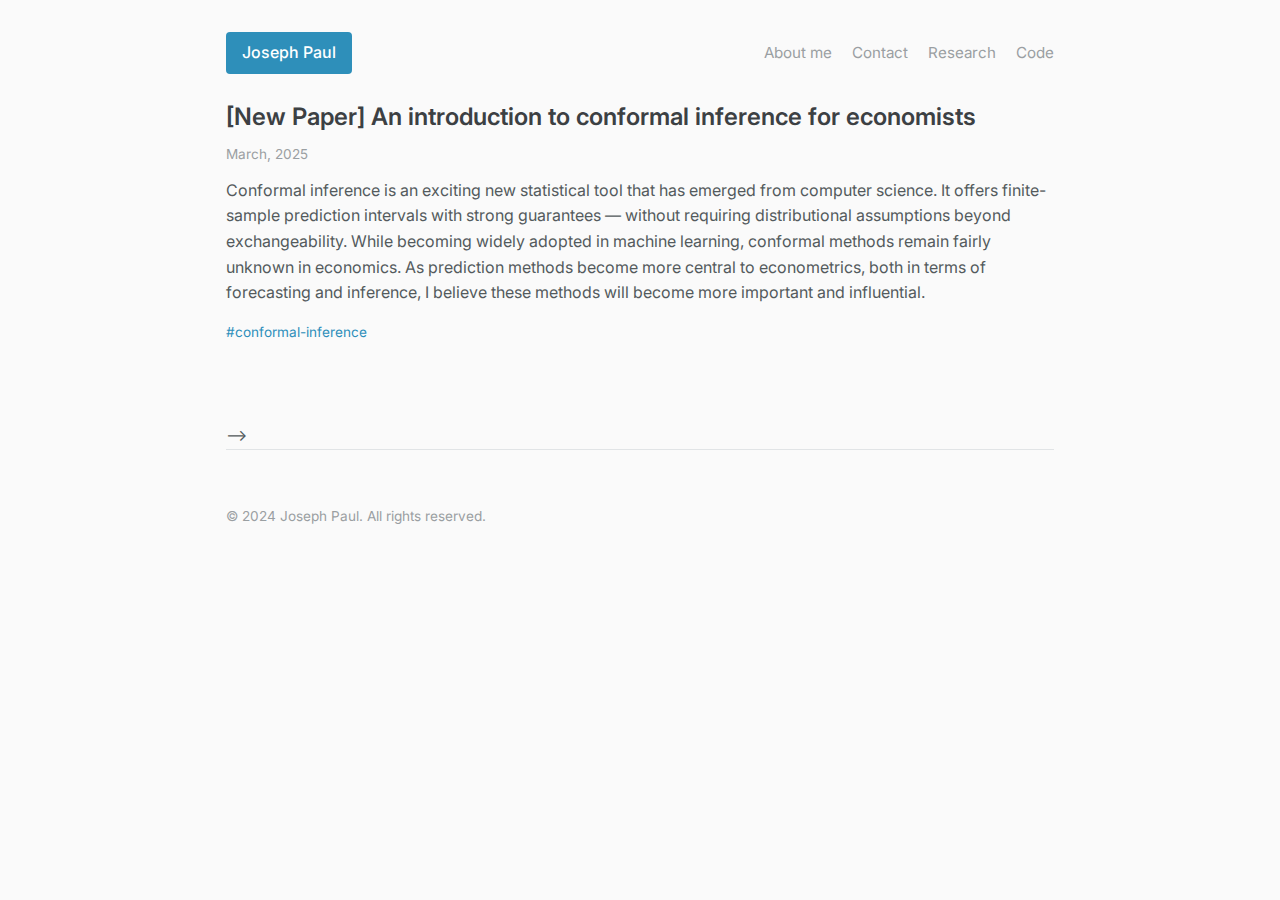
<file: index.html>
<!DOCTYPE html>
<html lang="en">
  <head>
    <meta charset="UTF-8" />
    <meta name="viewport" content="width=device-width, initial-scale=1.0" />
    <title>Joseph Paul</title>
    <link rel="stylesheet" href="./src/style.css" />
    <link rel="stylesheet" href="https://fonts.googleapis.com/css2?family=Inter:wght@400;500;600;700&display=swap">
  </head>
  <body>
    <div class="container">
      <header>
        <div class="header-top">
          <a href="/" class="logo-button">Joseph Paul</a>
          <nav class="main-nav">
            <a href="./pages/about.html">About me</a>
            <a href="./pages/contact.html">Contact</a>
            <a href="./pages/projects.html">Research</a>
            <a href="./pages/tapas.html">Code</a>
          </nav>
        </div>

        <!-- <div class="quick-links">
          <ul>
            <li><strong><em><a href="#">Order Without Design</a></em></strong>, my podcast about cities</li>
            <li><strong><em><a href="https://www.notion.so/blog/topic/pioneers">Tools & Craft</a></em></strong>, my podcast about tools for thought</li>
            <li>If you like what I do, <strong><a href="https://github.com/sponsors/devonzuegel">sponsor my work</a></strong></li>
            <li>For occasional updates, here's my <strong><a href="https://vonzu.substack.com">newsletter</a></strong></li>
          </ul>
        </div>

        <div class="tags">
          <ul>
            <li>Highlighted pages from around the web: <strong><a href="https://clippings.devonzuegel.com">#clipping</a></strong></li>
            <li>Trains & trees & human-scale streets: <strong><a href="./tags/cities.html">#cities</a></strong></li>
            <li>How we relate to others & ourselves: <strong><a href="./tags/interpersonal.html">#interpersonal</a></strong></li>
            <li>Bicycles for the mind: <strong><a href="./tags/tools-for-thought.html">#tools-for-thought</a></strong></li>
            <li>Developers! Developers! Developers! <strong><a href="./tags/programming.html">#programming</a></strong></li>
            <li>Let's go on an adventure! <strong><a href="./tags/travel.html">#travel</a></strong></li>
          </ul>
        </div>
      </header>


      --->


      <main>
        <article class="post">
          <h2><a href="https://www.econstor.eu/bitstream/10419/308058/1/1913045811.pdf">[New Paper] An introduction to conformal inference for economists</a></h2>
          <div class="date">March, 2025</div>
          <p class="excerpt">
            Conformal inference is an exciting new statistical tool that has emerged from computer science. It offers finite-sample prediction intervals with strong guarantees — without requiring distributional assumptions beyond exchangeability. While becoming widely adopted in machine learning, conformal methods remain fairly unknown in economics. As prediction methods become more central to econometrics, both in terms of forecasting and inference, I believe these methods will become more important and influential. 
          </p>
          <div class="tags-list">
            <a href="./tags/conformal.html">#conformal-inference</a>
          </div>
        </article>
        </main>


      <!--
      <main>
        <article class="post">
          <h2><a href="./posts/article-slug.html">Article Title</a></h2>
          <div class="date">Month Day, Year</div>
          <p class="excerpt">
        Brief summary of the article content. This should be a concise paragraph that gives readers
        an overview of what the article discusses without revealing everything.
          </p>
          <div class="tags-list">
        <a href="./tags/tag1.html">#tag1</a>
        <a href="./tags/tag2.html">#tag2</a>
        <a href="./tags/tag3.html">#tag3</a>
          </div>
        </article>

        <!-- Repeat article structure as needed for additional posts -->
      </main> -->

      <footer>
        <div class="footer-links">
          <ul>
            <!-- <li>Could put other links here</li> -->
          </ul>
        </div>
        <div class="copyright">
          <p>© 2024 Joseph Paul. All rights reserved.</p>
        </div>
      </footer>
    </div>
  </body>
</html>
</file>
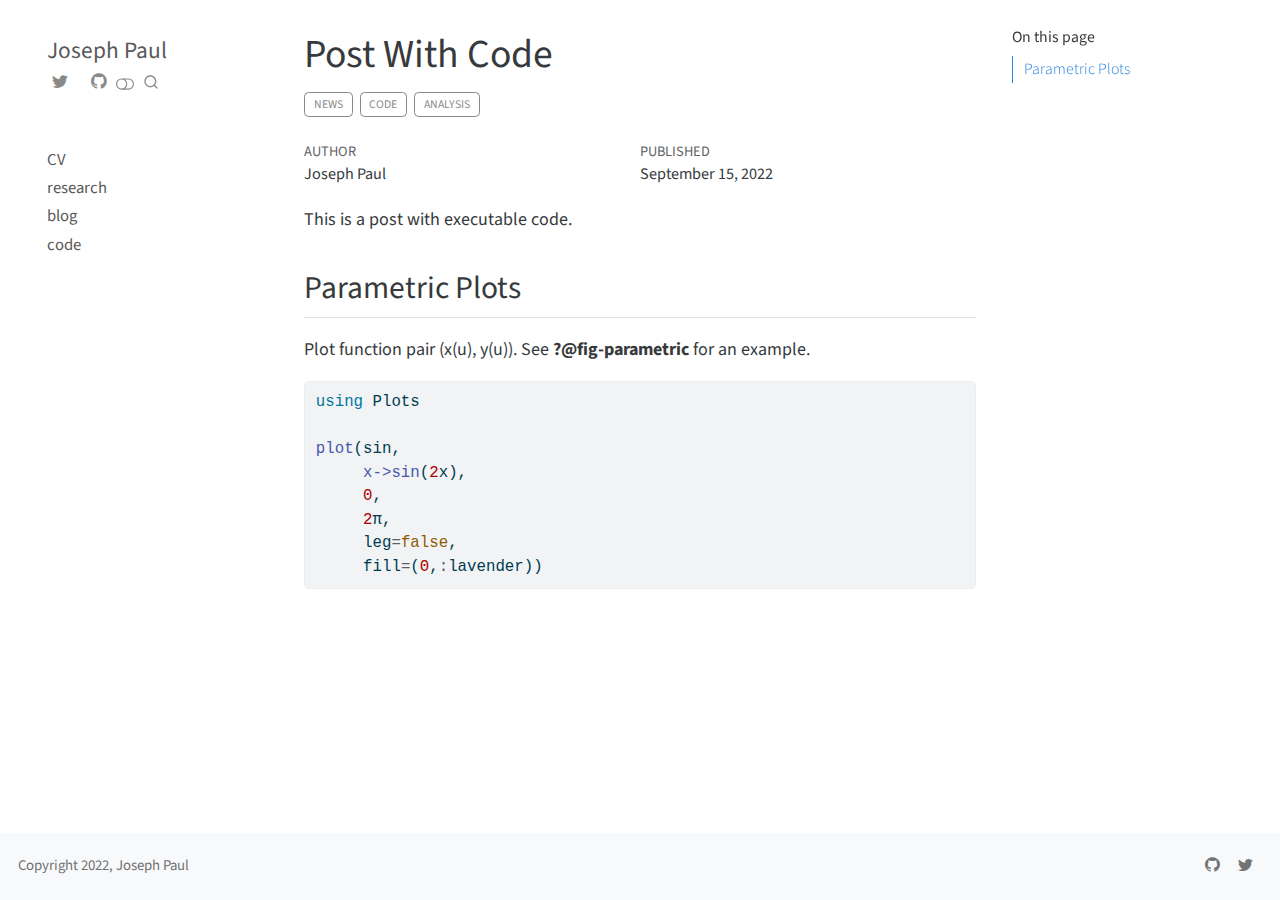
<file: posts/post-with-code-copy/index.html>
<!DOCTYPE html>
<html xmlns="http://www.w3.org/1999/xhtml" lang="en" xml:lang="en"><head>

<meta charset="utf-8">
<meta name="generator" content="quarto-0.9.651">

<meta name="viewport" content="width=device-width, initial-scale=1.0, user-scalable=yes">

<meta name="author" content="Joseph Paul">
<meta name="dcterms.date" content="2022-09-15">

<title>Joseph Paul - Post With Code</title>
<style>
code{white-space: pre-wrap;}
span.smallcaps{font-variant: small-caps;}
span.underline{text-decoration: underline;}
div.column{display: inline-block; vertical-align: top; width: 50%;}
div.hanging-indent{margin-left: 1.5em; text-indent: -1.5em;}
ul.task-list{list-style: none;}
pre > code.sourceCode { white-space: pre; position: relative; }
pre > code.sourceCode > span { display: inline-block; line-height: 1.25; }
pre > code.sourceCode > span:empty { height: 1.2em; }
.sourceCode { overflow: visible; }
code.sourceCode > span { color: inherit; text-decoration: inherit; }
div.sourceCode { margin: 1em 0; }
pre.sourceCode { margin: 0; }
@media screen {
div.sourceCode { overflow: auto; }
}
@media print {
pre > code.sourceCode { white-space: pre-wrap; }
pre > code.sourceCode > span { text-indent: -5em; padding-left: 5em; }
}
pre.numberSource code
  { counter-reset: source-line 0; }
pre.numberSource code > span
  { position: relative; left: -4em; counter-increment: source-line; }
pre.numberSource code > span > a:first-child::before
  { content: counter(source-line);
    position: relative; left: -1em; text-align: right; vertical-align: baseline;
    border: none; display: inline-block;
    -webkit-touch-callout: none; -webkit-user-select: none;
    -khtml-user-select: none; -moz-user-select: none;
    -ms-user-select: none; user-select: none;
    padding: 0 4px; width: 4em;
    color: #aaaaaa;
  }
pre.numberSource { margin-left: 3em; border-left: 1px solid #aaaaaa;  padding-left: 4px; }
div.sourceCode
  {   }
@media screen {
pre > code.sourceCode > span > a:first-child::before { text-decoration: underline; }
}
code span.al { color: #ff0000; font-weight: bold; } /* Alert */
code span.an { color: #60a0b0; font-weight: bold; font-style: italic; } /* Annotation */
code span.at { color: #7d9029; } /* Attribute */
code span.bn { color: #40a070; } /* BaseN */
code span.bu { } /* BuiltIn */
code span.cf { color: #007020; font-weight: bold; } /* ControlFlow */
code span.ch { color: #4070a0; } /* Char */
code span.cn { color: #880000; } /* Constant */
code span.co { color: #60a0b0; font-style: italic; } /* Comment */
code span.cv { color: #60a0b0; font-weight: bold; font-style: italic; } /* CommentVar */
code span.do { color: #ba2121; font-style: italic; } /* Documentation */
code span.dt { color: #902000; } /* DataType */
code span.dv { color: #40a070; } /* DecVal */
code span.er { color: #ff0000; font-weight: bold; } /* Error */
code span.ex { } /* Extension */
code span.fl { color: #40a070; } /* Float */
code span.fu { color: #06287e; } /* Function */
code span.im { } /* Import */
code span.in { color: #60a0b0; font-weight: bold; font-style: italic; } /* Information */
code span.kw { color: #007020; font-weight: bold; } /* Keyword */
code span.op { color: #666666; } /* Operator */
code span.ot { color: #007020; } /* Other */
code span.pp { color: #bc7a00; } /* Preprocessor */
code span.sc { color: #4070a0; } /* SpecialChar */
code span.ss { color: #bb6688; } /* SpecialString */
code span.st { color: #4070a0; } /* String */
code span.va { color: #19177c; } /* Variable */
code span.vs { color: #4070a0; } /* VerbatimString */
code span.wa { color: #60a0b0; font-weight: bold; font-style: italic; } /* Warning */
</style>


<script src="../../site_libs/quarto-nav/quarto-nav.js"></script>
<script src="../../site_libs/clipboard/clipboard.min.js"></script>
<script src="../../site_libs/quarto-search/autocomplete.umd.js"></script>
<script src="../../site_libs/quarto-search/fuse.min.js"></script>
<script src="../../site_libs/quarto-search/quarto-search.js"></script>
<meta name="quarto:offset" content="../../">
<script src="../../site_libs/quarto-html/quarto.js"></script>
<script src="../../site_libs/quarto-html/popper.min.js"></script>
<script src="../../site_libs/quarto-html/tippy.umd.min.js"></script>
<script src="../../site_libs/quarto-html/anchor.min.js"></script>
<link href="../../site_libs/quarto-html/tippy.css" rel="stylesheet">
<link href="../../site_libs/quarto-html/quarto-syntax-highlighting.css" rel="stylesheet" class="quarto-color-scheme" id="quarto-text-highlighting-styles">
<link href="../../site_libs/quarto-html/quarto-syntax-highlighting-dark.css" rel="prefetch" class="quarto-color-scheme quarto-color-alternate" id="quarto-text-highlighting-styles">
<script src="../../site_libs/bootstrap/bootstrap.min.js"></script>
<link href="../../site_libs/bootstrap/bootstrap-icons.css" rel="stylesheet">
<link href="../../site_libs/bootstrap/bootstrap.min.css" rel="stylesheet" class="quarto-color-scheme">
<link href="../../site_libs/bootstrap/bootstrap-dark.min.css" rel="prefetch" class="quarto-color-scheme quarto-color-alternate">
<script id="quarto-search-options" type="application/json">{
  "location": "sidebar",
  "copy-button": false,
  "collapse-after": 3,
  "panel-placement": "start",
  "type": "overlay",
  "limit": 20,
  "language": {
    "search-no-results-text": "No results",
    "search-matching-documents-text": "matching documents",
    "search-copy-link-title": "Copy link to search",
    "search-hide-matches-text": "Hide additional matches",
    "search-more-match-text": "more match in this document",
    "search-more-matches-text": "more matches in this document",
    "search-clear-button-title": "Clear",
    "search-detached-cancel-button-title": "Cancel",
    "search-submit-button-title": "Submit"
  }
}</script>


<link rel="stylesheet" href="../../styles.css">
</head>

<body class="nav-sidebar floating">

<div id="quarto-search-results"></div>
  <header id="quarto-header" class="headroom fixed-top">
  <nav class="quarto-secondary-nav" data-bs-toggle="collapse" data-bs-target="#quarto-sidebar" aria-controls="quarto-sidebar" aria-expanded="false" aria-label="Toggle sidebar navigation" onclick="if (window.quartoToggleHeadroom) { window.quartoToggleHeadroom(); }">
    <div class="container-fluid d-flex justify-content-between">
      <h1 class="quarto-secondary-nav-title">Post With Code</h1>
      <button type="button" class="quarto-btn-toggle btn" aria-label="Show secondary navigation">
        <i class="bi bi-chevron-right"></i>
      </button>
    </div>
  </nav>
</header>
<!-- content -->
<div id="quarto-content" class="quarto-container page-columns page-rows-contents page-layout-article">
<!-- sidebar -->
  <nav id="quarto-sidebar" class="sidebar collapse sidebar-navigation floating overflow-auto">
    <div class="pt-lg-2 mt-2 text-left sidebar-header">
    <div class="sidebar-title mb-0 py-0">
      <a href="../../">Joseph Paul</a> 
        <div class="sidebar-tools-main tools-wide">
    <a href="https://twitter.com" title="" class="sidebar-tool px-1"><i class="bi bi-twitter"></i></a>
    <a href="../../jp52@hw.ac.uk" title="" class="sidebar-tool px-1"><i class="bi bi-email"></i></a>
    <a href="" title="" id="sidebar-tool-dropdown-0" class="sidebar-tool dropdown-toggle px-1" data-bs-toggle="dropdown" aria-expanded="false"><i class="bi bi-github"></i></a>
    <ul class="dropdown-menu" aria-labelledby="sidebar-tool-dropdown-0">
        <li>
          <a class="dropdown-item sidebar-tools-main-item" href="https://code.com">
          Source Code
          </a>
        </li>
        <li>
          <a class="dropdown-item sidebar-tools-main-item" href="https://bugs.com">
          Report a Bug
          </a>
        </li>
    </ul>
  <a href="" class="quarto-color-scheme-toggle sidebar-tool" onclick="window.quartoToggleColorScheme(); return false;" title="Toggle dark mode"><i class="bi"></i></a>
    <div id="quarto-search" class="sidebar-tool" title="Search"></div>
</div>
    </div>
      </div>
      <div class="d-flex mt-2 flex-shrink-0 align-items-center">
      </div>
    <div class="sidebar-menu-container"> 
    <ul class="list-unstyled mt-1">
        <li class="sidebar-item">
  <div class="sidebar-item-container"> 
  <a href="../../about.html" class="sidebar-item-text sidebar-link">CV</a>
  </div>
</li>
        <li class="sidebar-item">
  <div class="sidebar-item-container"> 
  <a href="../../research.html" class="sidebar-item-text sidebar-link">research</a>
  </div>
</li>
        <li class="sidebar-item">
  <div class="sidebar-item-container"> 
  <a href="../../blog.html" class="sidebar-item-text sidebar-link">blog</a>
  </div>
</li>
        <li class="sidebar-item">
  <div class="sidebar-item-container"> 
  <a href="../../code.html" class="sidebar-item-text sidebar-link">code</a>
  </div>
</li>
    </ul>
    </div>
</nav>
<!-- margin-sidebar -->
    <div id="quarto-margin-sidebar" class="sidebar margin-sidebar">
        <nav id="TOC" role="doc-toc">
    <h2 id="toc-title">On this page</h2>
   
  <ul>
  <li><a href="#parametric-plots" id="toc-parametric-plots" class="nav-link active" data-scroll-target="#parametric-plots">Parametric Plots</a></li>
  </ul>
</nav>
    </div>
<!-- main -->
<main class="content" id="quarto-document-content">

<header id="title-block-header" class="quarto-title-block default">
<div class="quarto-title">
<h1 class="title d-none d-lg-block">Post With Code</h1>
  <div class="quarto-categories">
    <div class="quarto-category">news</div>
    <div class="quarto-category">code</div>
    <div class="quarto-category">analysis</div>
  </div>
  </div>



<div class="quarto-title-meta">

    <div>
    <div class="quarto-title-meta-heading">Author</div>
    <div class="quarto-title-meta-contents">
             <p>Joseph Paul </p>
          </div>
  </div>
    
    <div>
    <div class="quarto-title-meta-heading">Published</div>
    <div class="quarto-title-meta-contents">
      <p class="date">September 15, 2022</p>
    </div>
  </div>
    
  </div>
  

</header>

<p>This is a post with executable code.</p>
<section id="parametric-plots" class="level2">
<h2 class="anchored" data-anchor-id="parametric-plots">Parametric Plots</h2>
<p>Plot function pair (x(u), y(u)). See <strong>?@fig-parametric</strong> for an example.</p>
<div class="sourceCode cell-code" id="cb1"><pre class="sourceCode julia code-with-copy"><code class="sourceCode julia"><span id="cb1-1"><a href="#cb1-1" aria-hidden="true" tabindex="-1"></a><span class="im">using</span> <span class="bu">Plots</span></span>
<span id="cb1-2"><a href="#cb1-2" aria-hidden="true" tabindex="-1"></a></span>
<span id="cb1-3"><a href="#cb1-3" aria-hidden="true" tabindex="-1"></a><span class="fu">plot</span>(sin, </span>
<span id="cb1-4"><a href="#cb1-4" aria-hidden="true" tabindex="-1"></a>     <span class="fu">x-&gt;sin</span>(<span class="fl">2</span>x), </span>
<span id="cb1-5"><a href="#cb1-5" aria-hidden="true" tabindex="-1"></a>     <span class="fl">0</span>, </span>
<span id="cb1-6"><a href="#cb1-6" aria-hidden="true" tabindex="-1"></a>     <span class="fl">2</span>π, </span>
<span id="cb1-7"><a href="#cb1-7" aria-hidden="true" tabindex="-1"></a>     leg<span class="op">=</span><span class="cn">false</span>, </span>
<span id="cb1-8"><a href="#cb1-8" aria-hidden="true" tabindex="-1"></a>     fill<span class="op">=</span>(<span class="fl">0</span>,<span class="op">:</span>lavender))</span></code><button title="Copy to Clipboard" class="code-copy-button"><i class="bi"></i></button></pre></div>


</section>

</main> <!-- /main -->
<script id="quarto-html-after-body" type="application/javascript">
window.document.addEventListener("DOMContentLoaded", function (event) {
  const disableStylesheet = (stylesheets) => {
    for (let i=0; i < stylesheets.length; i++) {
      const stylesheet = stylesheets[i];
      stylesheet.rel = 'prefetch';
    }
  }
  const enableStylesheet = (stylesheets) => {
    for (let i=0; i < stylesheets.length; i++) {
      const stylesheet = stylesheets[i];
      stylesheet.rel = 'stylesheet';
    }
  }
  const manageTransitions = (selector, allowTransitions) => {
    const els = window.document.querySelectorAll(selector);
    for (let i=0; i < els.length; i++) {
      const el = els[i];
      if (allowTransitions) {
        el.classList.remove('notransition');
      } else {
        el.classList.add('notransition');
      }
    }
  }
  const toggleColorMode = (alternate) => {
    // Switch the stylesheets
    const alternateStylesheets = window.document.querySelectorAll('link.quarto-color-scheme.quarto-color-alternate');
    manageTransitions('#quarto-margin-sidebar .nav-link', false);
    if (alternate) {
      enableStylesheet(alternateStylesheets);
    } else {
      disableStylesheet(alternateStylesheets);
    }
    manageTransitions('#quarto-margin-sidebar .nav-link', true);
    // Switch the toggles
    const toggles = window.document.querySelectorAll('.quarto-color-scheme-toggle');
    for (let i=0; i < toggles.length; i++) {
      const toggle = toggles[i];
      if (toggle) {
        if (alternate) {
          toggle.classList.add("alternate");     
        } else {
          toggle.classList.remove("alternate");
        }
      }
    }
  }
  const isFileUrl = () => { 
    return window.location.protocol === 'file:';
  }
  const hasAlternateSentinel = () => {  
    let styleSentinel = getColorSchemeSentinel();
    if (styleSentinel !== null) {
      return styleSentinel === "alternate";
    } else {
      return false;
    }
  }
  const setStyleSentinel = (alternate) => {
    const value = alternate ? "alternate" : "default";
    if (!isFileUrl()) {
      window.localStorage.setItem("quarto-color-scheme", value);
    } else {
      localAlternateSentinel = value;
    }
  }
  const getColorSchemeSentinel = () => {
    if (!isFileUrl()) {
      const storageValue = window.localStorage.getItem("quarto-color-scheme");
      return storageValue != null ? storageValue : localAlternateSentinel;
    } else {
      return localAlternateSentinel;
    }
  }
  let localAlternateSentinel = 'default';
  // Dark / light mode switch
  window.quartoToggleColorScheme = () => {
    // Read the current dark / light value 
    let toAlternate = !hasAlternateSentinel();
    toggleColorMode(toAlternate);
    setStyleSentinel(toAlternate);
  };
  // Ensure there is a toggle, if there isn't float one in the top right
  if (window.document.querySelector('.quarto-color-scheme-toggle') === null) {
    const a = window.document.createElement('a');
    a.classList.add('top-right');
    a.classList.add('quarto-color-scheme-toggle');
    a.href = "";
    a.onclick = function() { try { window.quartoToggleColorScheme(); } catch {} return false; };
    const i = window.document.createElement("i");
    i.classList.add('bi');
    a.appendChild(i);
    window.document.body.appendChild(a);
  }
  // Switch to dark mode if need be
  if (hasAlternateSentinel()) {
    toggleColorMode(true);
  } 
  const icon = "";
  const anchorJS = new window.AnchorJS();
  anchorJS.options = {
    placement: 'right',
    icon: icon
  };
  anchorJS.add('.anchored');
  const clipboard = new window.ClipboardJS('.code-copy-button', {
    target: function(trigger) {
      return trigger.previousElementSibling;
    }
  });
  clipboard.on('success', function(e) {
    // button target
    const button = e.trigger;
    // don't keep focus
    button.blur();
    // flash "checked"
    button.classList.add('code-copy-button-checked');
    var currentTitle = button.getAttribute("title");
    button.setAttribute("title", "Copied!");
    setTimeout(function() {
      button.setAttribute("title", currentTitle);
      button.classList.remove('code-copy-button-checked');
    }, 1000);
    // clear code selection
    e.clearSelection();
  });
  function tippyHover(el, contentFn) {
    const config = {
      allowHTML: true,
      content: contentFn,
      maxWidth: 500,
      delay: 100,
      arrow: false,
      appendTo: function(el) {
          return el.parentElement;
      },
      interactive: true,
      interactiveBorder: 10,
      theme: 'quarto',
      placement: 'bottom-start'
    };
    window.tippy(el, config); 
  }
  const noterefs = window.document.querySelectorAll('a[role="doc-noteref"]');
  for (var i=0; i<noterefs.length; i++) {
    const ref = noterefs[i];
    tippyHover(ref, function() {
      let href = ref.getAttribute('href');
      try { href = new URL(href).hash; } catch {}
      const id = href.replace(/^#\/?/, "");
      const note = window.document.getElementById(id);
      return note.innerHTML;
    });
  }
  var bibliorefs = window.document.querySelectorAll('a[role="doc-biblioref"]');
  for (var i=0; i<bibliorefs.length; i++) {
    const ref = bibliorefs[i];
    const cites = ref.parentNode.getAttribute('data-cites').split(' ');
    tippyHover(ref, function() {
      var popup = window.document.createElement('div');
      cites.forEach(function(cite) {
        var citeDiv = window.document.createElement('div');
        citeDiv.classList.add('hanging-indent');
        citeDiv.classList.add('csl-entry');
        var biblioDiv = window.document.getElementById('ref-' + cite);
        if (biblioDiv) {
          citeDiv.innerHTML = biblioDiv.innerHTML;
        }
        popup.appendChild(citeDiv);
      });
      return popup.innerHTML;
    });
  }
});
</script>
</div> <!-- /content -->
<footer class="footer">
  <div class="nav-footer">
    <div class="nav-footer-left">Copyright 2022, Joseph Paul</div>   
    <div class="nav-footer-right">
      <ul class="footer-items list-unstyled">
    <li class="nav-item compact">
    <a class="nav-link" href="https://github.com/J-R-Paul">
      <i class="bi bi-github" role="img">
</i> 
    </a>
  </li>  
    <li class="nav-item compact">
    <a class="nav-link" href="https://twitter.com/">
      <i class="bi bi-twitter" role="img">
</i> 
    </a>
  </li>  
</ul>
    </div>
  </div>
</footer>



</body></html>
</file>
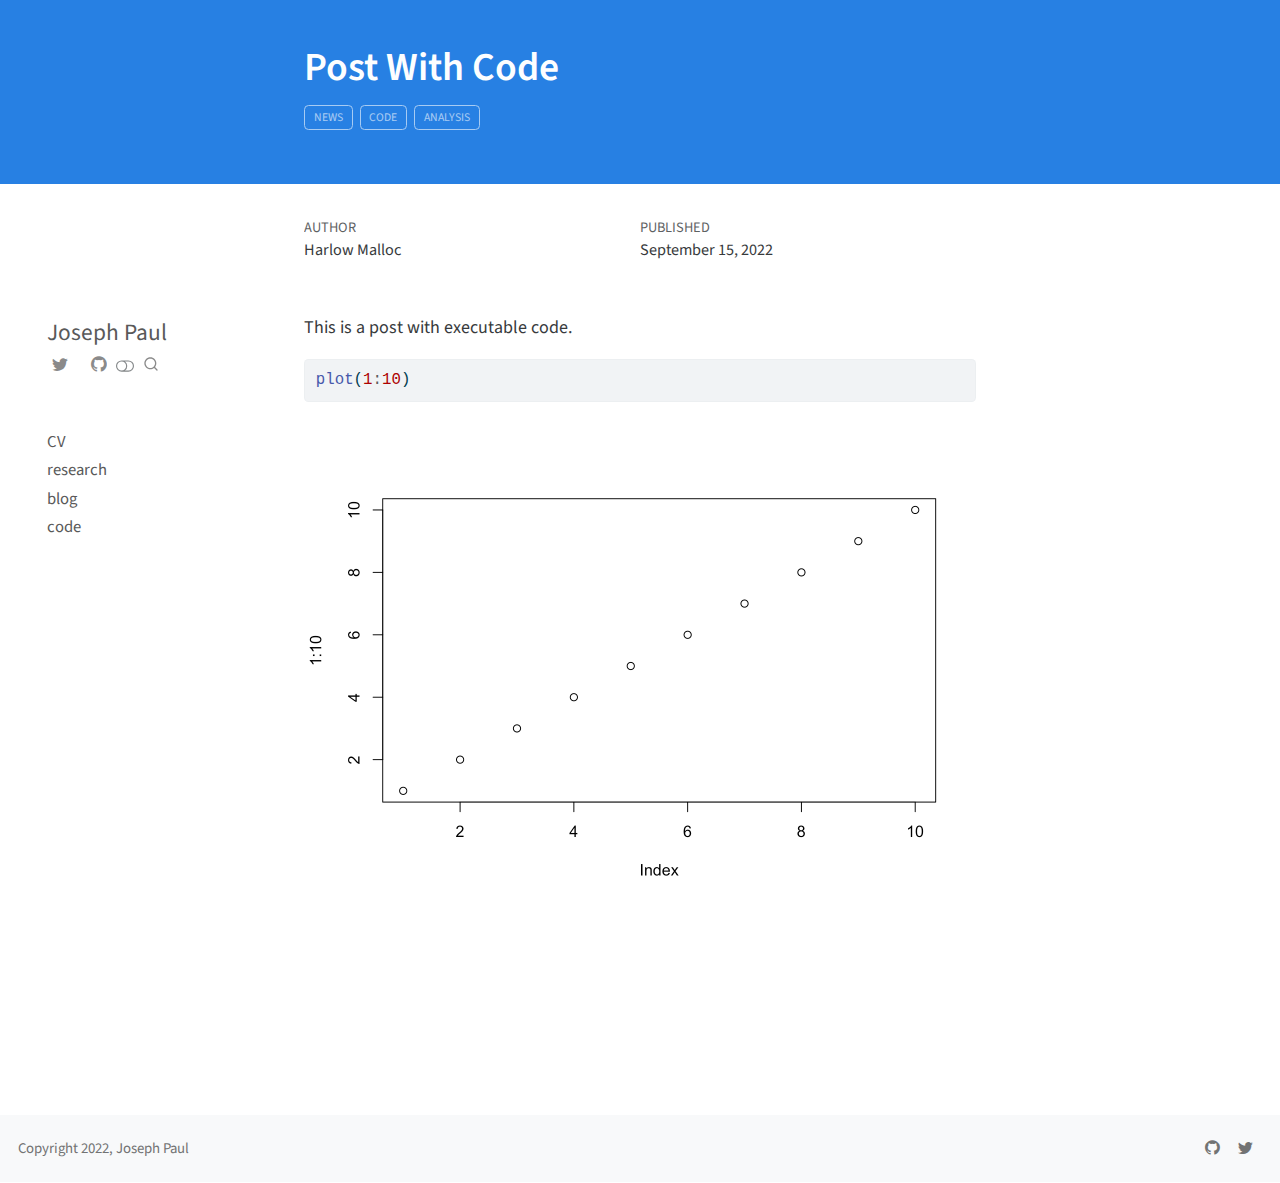
<file: posts/post-with-code/index.html>
<!DOCTYPE html>
<html xmlns="http://www.w3.org/1999/xhtml" lang="en" xml:lang="en"><head>

<meta charset="utf-8">
<meta name="generator" content="quarto-0.9.651">

<meta name="viewport" content="width=device-width, initial-scale=1.0, user-scalable=yes">

<meta name="author" content="Harlow Malloc">
<meta name="dcterms.date" content="2022-09-15">

<title>Joseph Paul - Post With Code</title>
<style>
code{white-space: pre-wrap;}
span.smallcaps{font-variant: small-caps;}
span.underline{text-decoration: underline;}
div.column{display: inline-block; vertical-align: top; width: 50%;}
div.hanging-indent{margin-left: 1.5em; text-indent: -1.5em;}
ul.task-list{list-style: none;}
pre > code.sourceCode { white-space: pre; position: relative; }
pre > code.sourceCode > span { display: inline-block; line-height: 1.25; }
pre > code.sourceCode > span:empty { height: 1.2em; }
.sourceCode { overflow: visible; }
code.sourceCode > span { color: inherit; text-decoration: inherit; }
div.sourceCode { margin: 1em 0; }
pre.sourceCode { margin: 0; }
@media screen {
div.sourceCode { overflow: auto; }
}
@media print {
pre > code.sourceCode { white-space: pre-wrap; }
pre > code.sourceCode > span { text-indent: -5em; padding-left: 5em; }
}
pre.numberSource code
  { counter-reset: source-line 0; }
pre.numberSource code > span
  { position: relative; left: -4em; counter-increment: source-line; }
pre.numberSource code > span > a:first-child::before
  { content: counter(source-line);
    position: relative; left: -1em; text-align: right; vertical-align: baseline;
    border: none; display: inline-block;
    -webkit-touch-callout: none; -webkit-user-select: none;
    -khtml-user-select: none; -moz-user-select: none;
    -ms-user-select: none; user-select: none;
    padding: 0 4px; width: 4em;
    color: #aaaaaa;
  }
pre.numberSource { margin-left: 3em; border-left: 1px solid #aaaaaa;  padding-left: 4px; }
div.sourceCode
  {   }
@media screen {
pre > code.sourceCode > span > a:first-child::before { text-decoration: underline; }
}
code span.al { color: #ff0000; font-weight: bold; } /* Alert */
code span.an { color: #60a0b0; font-weight: bold; font-style: italic; } /* Annotation */
code span.at { color: #7d9029; } /* Attribute */
code span.bn { color: #40a070; } /* BaseN */
code span.bu { } /* BuiltIn */
code span.cf { color: #007020; font-weight: bold; } /* ControlFlow */
code span.ch { color: #4070a0; } /* Char */
code span.cn { color: #880000; } /* Constant */
code span.co { color: #60a0b0; font-style: italic; } /* Comment */
code span.cv { color: #60a0b0; font-weight: bold; font-style: italic; } /* CommentVar */
code span.do { color: #ba2121; font-style: italic; } /* Documentation */
code span.dt { color: #902000; } /* DataType */
code span.dv { color: #40a070; } /* DecVal */
code span.er { color: #ff0000; font-weight: bold; } /* Error */
code span.ex { } /* Extension */
code span.fl { color: #40a070; } /* Float */
code span.fu { color: #06287e; } /* Function */
code span.im { } /* Import */
code span.in { color: #60a0b0; font-weight: bold; font-style: italic; } /* Information */
code span.kw { color: #007020; font-weight: bold; } /* Keyword */
code span.op { color: #666666; } /* Operator */
code span.ot { color: #007020; } /* Other */
code span.pp { color: #bc7a00; } /* Preprocessor */
code span.sc { color: #4070a0; } /* SpecialChar */
code span.ss { color: #bb6688; } /* SpecialString */
code span.st { color: #4070a0; } /* String */
code span.va { color: #19177c; } /* Variable */
code span.vs { color: #4070a0; } /* VerbatimString */
code span.wa { color: #60a0b0; font-weight: bold; font-style: italic; } /* Warning */
</style>


<script src="../../site_libs/quarto-nav/quarto-nav.js"></script>
<script src="../../site_libs/clipboard/clipboard.min.js"></script>
<script src="../../site_libs/quarto-search/autocomplete.umd.js"></script>
<script src="../../site_libs/quarto-search/fuse.min.js"></script>
<script src="../../site_libs/quarto-search/quarto-search.js"></script>
<meta name="quarto:offset" content="../../">
<script src="../../site_libs/quarto-html/quarto.js"></script>
<script src="../../site_libs/quarto-html/popper.min.js"></script>
<script src="../../site_libs/quarto-html/tippy.umd.min.js"></script>
<script src="../../site_libs/quarto-html/anchor.min.js"></script>
<link href="../../site_libs/quarto-html/tippy.css" rel="stylesheet">
<link href="../../site_libs/quarto-html/quarto-syntax-highlighting.css" rel="stylesheet" class="quarto-color-scheme" id="quarto-text-highlighting-styles">
<link href="../../site_libs/quarto-html/quarto-syntax-highlighting-dark.css" rel="prefetch" class="quarto-color-scheme quarto-color-alternate" id="quarto-text-highlighting-styles">
<script src="../../site_libs/bootstrap/bootstrap.min.js"></script>
<link href="../../site_libs/bootstrap/bootstrap-icons.css" rel="stylesheet">
<link href="../../site_libs/bootstrap/bootstrap.min.css" rel="stylesheet" class="quarto-color-scheme">
<link href="../../site_libs/bootstrap/bootstrap-dark.min.css" rel="prefetch" class="quarto-color-scheme quarto-color-alternate">
<script id="quarto-search-options" type="application/json">{
  "location": "sidebar",
  "copy-button": false,
  "collapse-after": 3,
  "panel-placement": "start",
  "type": "overlay",
  "limit": 20,
  "language": {
    "search-no-results-text": "No results",
    "search-matching-documents-text": "matching documents",
    "search-copy-link-title": "Copy link to search",
    "search-hide-matches-text": "Hide additional matches",
    "search-more-match-text": "more match in this document",
    "search-more-matches-text": "more matches in this document",
    "search-clear-button-title": "Clear",
    "search-detached-cancel-button-title": "Cancel",
    "search-submit-button-title": "Submit"
  }
}</script>


<link rel="stylesheet" href="../../styles.css">
</head>

<body class="nav-sidebar floating">

<div id="quarto-search-results"></div>
  <header id="quarto-header" class="headroom fixed-top">
  <nav class="quarto-secondary-nav" data-bs-toggle="collapse" data-bs-target="#quarto-sidebar" aria-controls="quarto-sidebar" aria-expanded="false" aria-label="Toggle sidebar navigation" onclick="if (window.quartoToggleHeadroom) { window.quartoToggleHeadroom(); }">
    <div class="container-fluid d-flex justify-content-between">
      <h1 class="quarto-secondary-nav-title">Post With Code</h1>
      <button type="button" class="quarto-btn-toggle btn" aria-label="Show secondary navigation">
        <i class="bi bi-chevron-right"></i>
      </button>
    </div>
  </nav>
</header>
<!-- content -->
<header id="title-block-header" class="quarto-title-block default page-columns page-full">
  <div class="quarto-title-banner page-columns page-full">
    <div class="quarto-title column-body">
      <h1 class="title d-none d-lg-block">Post With Code</h1>
                                <div class="quarto-categories">
                <div class="quarto-category">news</div>
                <div class="quarto-category">code</div>
                <div class="quarto-category">analysis</div>
              </div>
                  </div>
  </div>
    
  
  <div class="quarto-title-meta">

      <div>
      <div class="quarto-title-meta-heading">Author</div>
      <div class="quarto-title-meta-contents">
               <p>Harlow Malloc </p>
            </div>
    </div>
      
      <div>
      <div class="quarto-title-meta-heading">Published</div>
      <div class="quarto-title-meta-contents">
        <p class="date">September 15, 2022</p>
      </div>
    </div>
      
    </div>
    
  
  </header><div id="quarto-content" class="quarto-container page-columns page-rows-contents page-layout-article">
<!-- sidebar -->
  <nav id="quarto-sidebar" class="sidebar collapse sidebar-navigation floating overflow-auto">
    <div class="pt-lg-2 mt-2 text-left sidebar-header">
    <div class="sidebar-title mb-0 py-0">
      <a href="../../">Joseph Paul</a> 
        <div class="sidebar-tools-main tools-wide">
    <a href="https://twitter.com" title="" class="sidebar-tool px-1"><i class="bi bi-twitter"></i></a>
    <a href="../../jp52@hw.ac.uk" title="" class="sidebar-tool px-1"><i class="bi bi-email"></i></a>
    <a href="" title="" id="sidebar-tool-dropdown-0" class="sidebar-tool dropdown-toggle px-1" data-bs-toggle="dropdown" aria-expanded="false"><i class="bi bi-github"></i></a>
    <ul class="dropdown-menu" aria-labelledby="sidebar-tool-dropdown-0">
        <li>
          <a class="dropdown-item sidebar-tools-main-item" href="https://code.com">
          Source Code
          </a>
        </li>
        <li>
          <a class="dropdown-item sidebar-tools-main-item" href="https://bugs.com">
          Report a Bug
          </a>
        </li>
    </ul>
  <a href="" class="quarto-color-scheme-toggle sidebar-tool" onclick="window.quartoToggleColorScheme(); return false;" title="Toggle dark mode"><i class="bi"></i></a>
    <div id="quarto-search" class="sidebar-tool" title="Search"></div>
</div>
    </div>
      </div>
      <div class="d-flex mt-2 flex-shrink-0 align-items-center">
      </div>
    <div class="sidebar-menu-container"> 
    <ul class="list-unstyled mt-1">
        <li class="sidebar-item">
  <div class="sidebar-item-container"> 
  <a href="../../about.html" class="sidebar-item-text sidebar-link">CV</a>
  </div>
</li>
        <li class="sidebar-item">
  <div class="sidebar-item-container"> 
  <a href="../../research.html" class="sidebar-item-text sidebar-link">research</a>
  </div>
</li>
        <li class="sidebar-item">
  <div class="sidebar-item-container"> 
  <a href="../../blog.html" class="sidebar-item-text sidebar-link">blog</a>
  </div>
</li>
        <li class="sidebar-item">
  <div class="sidebar-item-container"> 
  <a href="../../code.html" class="sidebar-item-text sidebar-link">code</a>
  </div>
</li>
    </ul>
    </div>
</nav>
<!-- margin-sidebar -->
    <div id="quarto-margin-sidebar" class="sidebar margin-sidebar">
        
    </div>
<!-- main -->
<main class="content quarto-banner-title-block" id="quarto-document-content">




<p>This is a post with executable code.</p>
<div class="cell">
<div class="sourceCode cell-code" id="cb1"><pre class="sourceCode r code-with-copy"><code class="sourceCode r"><span id="cb1-1"><a href="#cb1-1" aria-hidden="true" tabindex="-1"></a><span class="fu">plot</span>(<span class="dv">1</span><span class="sc">:</span><span class="dv">10</span>)</span></code><button title="Copy to Clipboard" class="code-copy-button"><i class="bi"></i></button></pre></div>
<div class="cell-output-display">
<p><img src="index_files/figure-html/unnamed-chunk-1-1.png" class="img-fluid" width="672"></p>
</div>
</div>



</main> <!-- /main -->
<script id="quarto-html-after-body" type="application/javascript">
window.document.addEventListener("DOMContentLoaded", function (event) {
  const disableStylesheet = (stylesheets) => {
    for (let i=0; i < stylesheets.length; i++) {
      const stylesheet = stylesheets[i];
      stylesheet.rel = 'prefetch';
    }
  }
  const enableStylesheet = (stylesheets) => {
    for (let i=0; i < stylesheets.length; i++) {
      const stylesheet = stylesheets[i];
      stylesheet.rel = 'stylesheet';
    }
  }
  const manageTransitions = (selector, allowTransitions) => {
    const els = window.document.querySelectorAll(selector);
    for (let i=0; i < els.length; i++) {
      const el = els[i];
      if (allowTransitions) {
        el.classList.remove('notransition');
      } else {
        el.classList.add('notransition');
      }
    }
  }
  const toggleColorMode = (alternate) => {
    // Switch the stylesheets
    const alternateStylesheets = window.document.querySelectorAll('link.quarto-color-scheme.quarto-color-alternate');
    manageTransitions('#quarto-margin-sidebar .nav-link', false);
    if (alternate) {
      enableStylesheet(alternateStylesheets);
    } else {
      disableStylesheet(alternateStylesheets);
    }
    manageTransitions('#quarto-margin-sidebar .nav-link', true);
    // Switch the toggles
    const toggles = window.document.querySelectorAll('.quarto-color-scheme-toggle');
    for (let i=0; i < toggles.length; i++) {
      const toggle = toggles[i];
      if (toggle) {
        if (alternate) {
          toggle.classList.add("alternate");     
        } else {
          toggle.classList.remove("alternate");
        }
      }
    }
  }
  const isFileUrl = () => { 
    return window.location.protocol === 'file:';
  }
  const hasAlternateSentinel = () => {  
    let styleSentinel = getColorSchemeSentinel();
    if (styleSentinel !== null) {
      return styleSentinel === "alternate";
    } else {
      return false;
    }
  }
  const setStyleSentinel = (alternate) => {
    const value = alternate ? "alternate" : "default";
    if (!isFileUrl()) {
      window.localStorage.setItem("quarto-color-scheme", value);
    } else {
      localAlternateSentinel = value;
    }
  }
  const getColorSchemeSentinel = () => {
    if (!isFileUrl()) {
      const storageValue = window.localStorage.getItem("quarto-color-scheme");
      return storageValue != null ? storageValue : localAlternateSentinel;
    } else {
      return localAlternateSentinel;
    }
  }
  let localAlternateSentinel = 'default';
  // Dark / light mode switch
  window.quartoToggleColorScheme = () => {
    // Read the current dark / light value 
    let toAlternate = !hasAlternateSentinel();
    toggleColorMode(toAlternate);
    setStyleSentinel(toAlternate);
  };
  // Ensure there is a toggle, if there isn't float one in the top right
  if (window.document.querySelector('.quarto-color-scheme-toggle') === null) {
    const a = window.document.createElement('a');
    a.classList.add('top-right');
    a.classList.add('quarto-color-scheme-toggle');
    a.href = "";
    a.onclick = function() { try { window.quartoToggleColorScheme(); } catch {} return false; };
    const i = window.document.createElement("i");
    i.classList.add('bi');
    a.appendChild(i);
    window.document.body.appendChild(a);
  }
  // Switch to dark mode if need be
  if (hasAlternateSentinel()) {
    toggleColorMode(true);
  } 
  const icon = "";
  const anchorJS = new window.AnchorJS();
  anchorJS.options = {
    placement: 'right',
    icon: icon
  };
  anchorJS.add('.anchored');
  const clipboard = new window.ClipboardJS('.code-copy-button', {
    target: function(trigger) {
      return trigger.previousElementSibling;
    }
  });
  clipboard.on('success', function(e) {
    // button target
    const button = e.trigger;
    // don't keep focus
    button.blur();
    // flash "checked"
    button.classList.add('code-copy-button-checked');
    var currentTitle = button.getAttribute("title");
    button.setAttribute("title", "Copied!");
    setTimeout(function() {
      button.setAttribute("title", currentTitle);
      button.classList.remove('code-copy-button-checked');
    }, 1000);
    // clear code selection
    e.clearSelection();
  });
  function tippyHover(el, contentFn) {
    const config = {
      allowHTML: true,
      content: contentFn,
      maxWidth: 500,
      delay: 100,
      arrow: false,
      appendTo: function(el) {
          return el.parentElement;
      },
      interactive: true,
      interactiveBorder: 10,
      theme: 'quarto',
      placement: 'bottom-start'
    };
    window.tippy(el, config); 
  }
  const noterefs = window.document.querySelectorAll('a[role="doc-noteref"]');
  for (var i=0; i<noterefs.length; i++) {
    const ref = noterefs[i];
    tippyHover(ref, function() {
      let href = ref.getAttribute('href');
      try { href = new URL(href).hash; } catch {}
      const id = href.replace(/^#\/?/, "");
      const note = window.document.getElementById(id);
      return note.innerHTML;
    });
  }
  var bibliorefs = window.document.querySelectorAll('a[role="doc-biblioref"]');
  for (var i=0; i<bibliorefs.length; i++) {
    const ref = bibliorefs[i];
    const cites = ref.parentNode.getAttribute('data-cites').split(' ');
    tippyHover(ref, function() {
      var popup = window.document.createElement('div');
      cites.forEach(function(cite) {
        var citeDiv = window.document.createElement('div');
        citeDiv.classList.add('hanging-indent');
        citeDiv.classList.add('csl-entry');
        var biblioDiv = window.document.getElementById('ref-' + cite);
        if (biblioDiv) {
          citeDiv.innerHTML = biblioDiv.innerHTML;
        }
        popup.appendChild(citeDiv);
      });
      return popup.innerHTML;
    });
  }
});
</script>
</div> <!-- /content -->
<footer class="footer">
  <div class="nav-footer">
    <div class="nav-footer-left">Copyright 2022, Joseph Paul</div>   
    <div class="nav-footer-right">
      <ul class="footer-items list-unstyled">
    <li class="nav-item compact">
    <a class="nav-link" href="https://github.com/">
      <i class="bi bi-github" role="img">
</i> 
    </a>
  </li>  
    <li class="nav-item compact">
    <a class="nav-link" href="https://twitter.com/">
      <i class="bi bi-twitter" role="img">
</i> 
    </a>
  </li>  
</ul>
    </div>
  </div>
</footer>



</body></html>
</file>
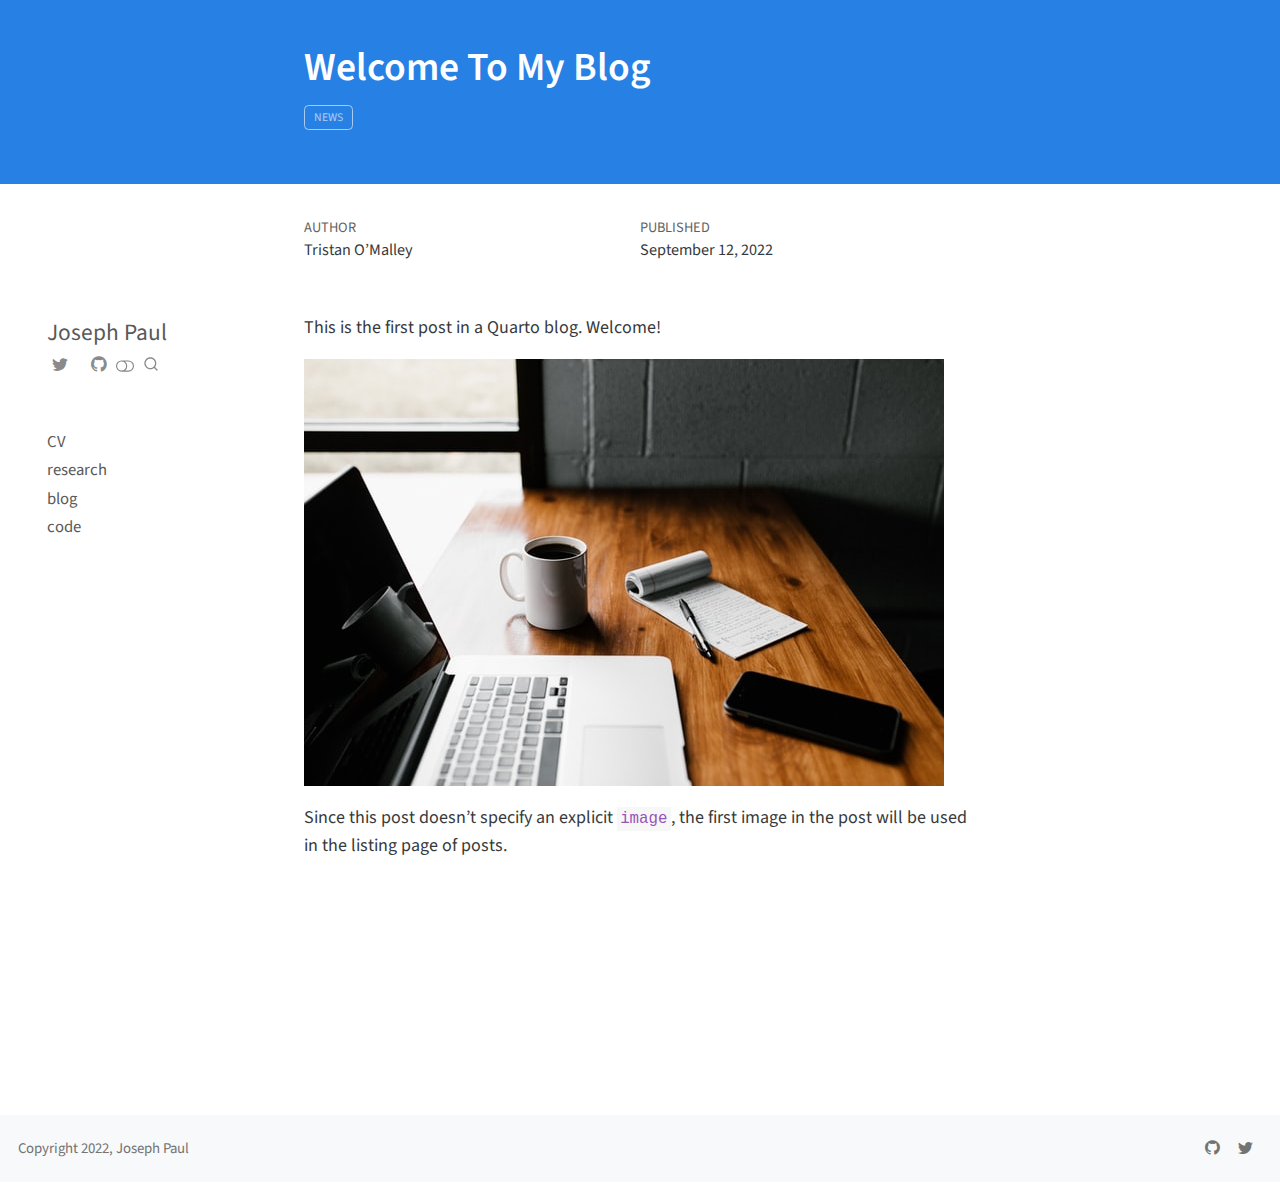
<file: posts/welcome/index.html>
<!DOCTYPE html>
<html xmlns="http://www.w3.org/1999/xhtml" lang="en" xml:lang="en"><head>

<meta charset="utf-8">
<meta name="generator" content="quarto-1.1.251">

<meta name="viewport" content="width=device-width, initial-scale=1.0, user-scalable=yes">

<meta name="author" content="Tristan O’Malley">
<meta name="dcterms.date" content="2022-09-12">

<title>Joseph Paul - Welcome To My Blog</title>
<style>
code{white-space: pre-wrap;}
span.smallcaps{font-variant: small-caps;}
div.columns{display: flex; gap: min(4vw, 1.5em);}
div.column{flex: auto; overflow-x: auto;}
div.hanging-indent{margin-left: 1.5em; text-indent: -1.5em;}
ul.task-list{list-style: none;}
ul.task-list li input[type="checkbox"] {
  width: 0.8em;
  margin: 0 0.8em 0.2em -1.6em;
  vertical-align: middle;
}
</style>


<script src="../../site_libs/quarto-nav/quarto-nav.js"></script>
<script src="../../site_libs/clipboard/clipboard.min.js"></script>
<script src="../../site_libs/quarto-search/autocomplete.umd.js"></script>
<script src="../../site_libs/quarto-search/fuse.min.js"></script>
<script src="../../site_libs/quarto-search/quarto-search.js"></script>
<meta name="quarto:offset" content="../../">
<script src="../../site_libs/quarto-html/quarto.js"></script>
<script src="../../site_libs/quarto-html/popper.min.js"></script>
<script src="../../site_libs/quarto-html/tippy.umd.min.js"></script>
<script src="../../site_libs/quarto-html/anchor.min.js"></script>
<link href="../../site_libs/quarto-html/tippy.css" rel="stylesheet">
<link href="../../site_libs/quarto-html/quarto-syntax-highlighting.css" rel="stylesheet" class="quarto-color-scheme" id="quarto-text-highlighting-styles">
<link href="../../site_libs/quarto-html/quarto-syntax-highlighting-dark.css" rel="prefetch" class="quarto-color-scheme quarto-color-alternate" id="quarto-text-highlighting-styles">
<script src="../../site_libs/bootstrap/bootstrap.min.js"></script>
<link href="../../site_libs/bootstrap/bootstrap-icons.css" rel="stylesheet">
<link href="../../site_libs/bootstrap/bootstrap.min.css" rel="stylesheet" class="quarto-color-scheme" id="quarto-bootstrap" data-mode="light">
<link href="../../site_libs/bootstrap/bootstrap-dark.min.css" rel="prefetch" class="quarto-color-scheme quarto-color-alternate" id="quarto-bootstrap" data-mode="light">
<script id="quarto-search-options" type="application/json">{
  "location": "sidebar",
  "copy-button": false,
  "collapse-after": 3,
  "panel-placement": "start",
  "type": "overlay",
  "limit": 20,
  "language": {
    "search-no-results-text": "No results",
    "search-matching-documents-text": "matching documents",
    "search-copy-link-title": "Copy link to search",
    "search-hide-matches-text": "Hide additional matches",
    "search-more-match-text": "more match in this document",
    "search-more-matches-text": "more matches in this document",
    "search-clear-button-title": "Clear",
    "search-detached-cancel-button-title": "Cancel",
    "search-submit-button-title": "Submit"
  }
}</script>


<link rel="stylesheet" href="../../styles.css">
</head>

<body class="nav-sidebar floating">

<div id="quarto-search-results"></div>
  <header id="quarto-header" class="headroom fixed-top">
  <nav class="quarto-secondary-nav" data-bs-toggle="collapse" data-bs-target="#quarto-sidebar" aria-controls="quarto-sidebar" aria-expanded="false" aria-label="Toggle sidebar navigation" onclick="if (window.quartoToggleHeadroom) { window.quartoToggleHeadroom(); }">
    <div class="container-fluid d-flex justify-content-between">
      <h1 class="quarto-secondary-nav-title">Welcome To My Blog</h1>
      <button type="button" class="quarto-btn-toggle btn" aria-label="Show secondary navigation">
        <i class="bi bi-chevron-right"></i>
      </button>
    </div>
  </nav>
</header>
<!-- content -->
<header id="title-block-header" class="quarto-title-block default page-columns page-full">
  <div class="quarto-title-banner page-columns page-full">
    <div class="quarto-title column-body">
      <h1 class="title d-none d-lg-block">Welcome To My Blog</h1>
                                <div class="quarto-categories">
                <div class="quarto-category">news</div>
              </div>
                  </div>
  </div>
    
  
  <div class="quarto-title-meta">

      <div>
      <div class="quarto-title-meta-heading">Author</div>
      <div class="quarto-title-meta-contents">
               <p>Tristan O’Malley </p>
            </div>
    </div>
      
      <div>
      <div class="quarto-title-meta-heading">Published</div>
      <div class="quarto-title-meta-contents">
        <p class="date">September 12, 2022</p>
      </div>
    </div>
      
    </div>
    
  
  </header><div id="quarto-content" class="quarto-container page-columns page-rows-contents page-layout-article">
<!-- sidebar -->
  <nav id="quarto-sidebar" class="sidebar collapse sidebar-navigation floating overflow-auto">
    <div class="pt-lg-2 mt-2 text-left sidebar-header">
    <div class="sidebar-title mb-0 py-0">
      <a href="../../">Joseph Paul</a> 
        <div class="sidebar-tools-main tools-wide">
    <a href="https://twitter.com" title="" class="sidebar-tool px-1"><i class="bi bi-twitter"></i></a>
    <a href="../../jp52@hw.ac.uk" title="" class="sidebar-tool px-1"><i class="bi bi-email"></i></a>
    <a href="" title="" id="sidebar-tool-dropdown-0" class="sidebar-tool dropdown-toggle px-1" data-bs-toggle="dropdown" aria-expanded="false"><i class="bi bi-github"></i></a>
    <ul class="dropdown-menu" aria-labelledby="sidebar-tool-dropdown-0">
        <li>
          <a class="dropdown-item sidebar-tools-main-item" href="https://code.com">
          Source Code
          </a>
        </li>
        <li>
          <a class="dropdown-item sidebar-tools-main-item" href="https://bugs.com">
          Report a Bug
          </a>
        </li>
    </ul>
  <a href="" class="quarto-color-scheme-toggle sidebar-tool" onclick="window.quartoToggleColorScheme(); return false;" title="Toggle dark mode"><i class="bi"></i></a>
    <div id="quarto-search" class="sidebar-tool" title="Search"></div>
</div>
    </div>
      </div>
      <div class="d-flex mt-2 flex-shrink-0 align-items-center">
      </div>
    <div class="sidebar-menu-container"> 
    <ul class="list-unstyled mt-1">
        <li class="sidebar-item">
  <div class="sidebar-item-container"> 
  <a href="../../about.html" class="sidebar-item-text sidebar-link">CV</a>
  </div>
</li>
        <li class="sidebar-item">
  <div class="sidebar-item-container"> 
  <a href="../../research.html" class="sidebar-item-text sidebar-link">research</a>
  </div>
</li>
        <li class="sidebar-item">
  <div class="sidebar-item-container"> 
  <a href="../../blog.html" class="sidebar-item-text sidebar-link">blog</a>
  </div>
</li>
        <li class="sidebar-item">
  <div class="sidebar-item-container"> 
  <a href="../../code.html" class="sidebar-item-text sidebar-link">code</a>
  </div>
</li>
    </ul>
    </div>
</nav>
<!-- margin-sidebar -->
    <div id="quarto-margin-sidebar" class="sidebar margin-sidebar">
        
    </div>
<!-- main -->
<main class="content quarto-banner-title-block" id="quarto-document-content">




<p>This is the first post in a Quarto blog. Welcome!</p>
<p><img src="thumbnail.jpg" class="img-fluid"></p>
<p>Since this post doesn’t specify an explicit <code>image</code>, the first image in the post will be used in the listing page of posts.</p>



</main> <!-- /main -->
<script id="quarto-html-after-body" type="application/javascript">
window.document.addEventListener("DOMContentLoaded", function (event) {
  const toggleBodyColorMode = (bsSheetEl) => {
    const mode = bsSheetEl.getAttribute("data-mode");
    const bodyEl = window.document.querySelector("body");
    if (mode === "dark") {
      bodyEl.classList.add("quarto-dark");
      bodyEl.classList.remove("quarto-light");
    } else {
      bodyEl.classList.add("quarto-light");
      bodyEl.classList.remove("quarto-dark");
    }
  }
  const toggleBodyColorPrimary = () => {
    const bsSheetEl = window.document.querySelector("link#quarto-bootstrap");
    if (bsSheetEl) {
      toggleBodyColorMode(bsSheetEl);
    }
  }
  toggleBodyColorPrimary();  
  const disableStylesheet = (stylesheets) => {
    for (let i=0; i < stylesheets.length; i++) {
      const stylesheet = stylesheets[i];
      stylesheet.rel = 'prefetch';
    }
  }
  const enableStylesheet = (stylesheets) => {
    for (let i=0; i < stylesheets.length; i++) {
      const stylesheet = stylesheets[i];
      stylesheet.rel = 'stylesheet';
    }
  }
  const manageTransitions = (selector, allowTransitions) => {
    const els = window.document.querySelectorAll(selector);
    for (let i=0; i < els.length; i++) {
      const el = els[i];
      if (allowTransitions) {
        el.classList.remove('notransition');
      } else {
        el.classList.add('notransition');
      }
    }
  }
  const toggleColorMode = (alternate) => {
    // Switch the stylesheets
    const alternateStylesheets = window.document.querySelectorAll('link.quarto-color-scheme.quarto-color-alternate');
    manageTransitions('#quarto-margin-sidebar .nav-link', false);
    if (alternate) {
      enableStylesheet(alternateStylesheets);
      for (const sheetNode of alternateStylesheets) {
        if (sheetNode.id === "quarto-bootstrap") {
          toggleBodyColorMode(sheetNode);
        }
      }
    } else {
      disableStylesheet(alternateStylesheets);
      toggleBodyColorPrimary();
    }
    manageTransitions('#quarto-margin-sidebar .nav-link', true);
    // Switch the toggles
    const toggles = window.document.querySelectorAll('.quarto-color-scheme-toggle');
    for (let i=0; i < toggles.length; i++) {
      const toggle = toggles[i];
      if (toggle) {
        if (alternate) {
          toggle.classList.add("alternate");     
        } else {
          toggle.classList.remove("alternate");
        }
      }
    }
    // Hack to workaround the fact that safari doesn't
    // properly recolor the scrollbar when toggling (#1455)
    if (navigator.userAgent.indexOf('Safari') > 0 && navigator.userAgent.indexOf('Chrome') == -1) {
      manageTransitions("body", false);
      window.scrollTo(0, 1);
      setTimeout(() => {
        window.scrollTo(0, 0);
        manageTransitions("body", true);
      }, 40);  
    }
  }
  const isFileUrl = () => { 
    return window.location.protocol === 'file:';
  }
  const hasAlternateSentinel = () => {  
    let styleSentinel = getColorSchemeSentinel();
    if (styleSentinel !== null) {
      return styleSentinel === "alternate";
    } else {
      return false;
    }
  }
  const setStyleSentinel = (alternate) => {
    const value = alternate ? "alternate" : "default";
    if (!isFileUrl()) {
      window.localStorage.setItem("quarto-color-scheme", value);
    } else {
      localAlternateSentinel = value;
    }
  }
  const getColorSchemeSentinel = () => {
    if (!isFileUrl()) {
      const storageValue = window.localStorage.getItem("quarto-color-scheme");
      return storageValue != null ? storageValue : localAlternateSentinel;
    } else {
      return localAlternateSentinel;
    }
  }
  let localAlternateSentinel = 'default';
  // Dark / light mode switch
  window.quartoToggleColorScheme = () => {
    // Read the current dark / light value 
    let toAlternate = !hasAlternateSentinel();
    toggleColorMode(toAlternate);
    setStyleSentinel(toAlternate);
  };
  // Ensure there is a toggle, if there isn't float one in the top right
  if (window.document.querySelector('.quarto-color-scheme-toggle') === null) {
    const a = window.document.createElement('a');
    a.classList.add('top-right');
    a.classList.add('quarto-color-scheme-toggle');
    a.href = "";
    a.onclick = function() { try { window.quartoToggleColorScheme(); } catch {} return false; };
    const i = window.document.createElement("i");
    i.classList.add('bi');
    a.appendChild(i);
    window.document.body.appendChild(a);
  }
  // Switch to dark mode if need be
  if (hasAlternateSentinel()) {
    toggleColorMode(true);
  } 
  const icon = "";
  const anchorJS = new window.AnchorJS();
  anchorJS.options = {
    placement: 'right',
    icon: icon
  };
  anchorJS.add('.anchored');
  const clipboard = new window.ClipboardJS('.code-copy-button', {
    target: function(trigger) {
      return trigger.previousElementSibling;
    }
  });
  clipboard.on('success', function(e) {
    // button target
    const button = e.trigger;
    // don't keep focus
    button.blur();
    // flash "checked"
    button.classList.add('code-copy-button-checked');
    var currentTitle = button.getAttribute("title");
    button.setAttribute("title", "Copied!");
    setTimeout(function() {
      button.setAttribute("title", currentTitle);
      button.classList.remove('code-copy-button-checked');
    }, 1000);
    // clear code selection
    e.clearSelection();
  });
  function tippyHover(el, contentFn) {
    const config = {
      allowHTML: true,
      content: contentFn,
      maxWidth: 500,
      delay: 100,
      arrow: false,
      appendTo: function(el) {
          return el.parentElement;
      },
      interactive: true,
      interactiveBorder: 10,
      theme: 'quarto',
      placement: 'bottom-start'
    };
    window.tippy(el, config); 
  }
  const noterefs = window.document.querySelectorAll('a[role="doc-noteref"]');
  for (var i=0; i<noterefs.length; i++) {
    const ref = noterefs[i];
    tippyHover(ref, function() {
      // use id or data attribute instead here
      let href = ref.getAttribute('data-footnote-href') || ref.getAttribute('href');
      try { href = new URL(href).hash; } catch {}
      const id = href.replace(/^#\/?/, "");
      const note = window.document.getElementById(id);
      return note.innerHTML;
    });
  }
  var bibliorefs = window.document.querySelectorAll('a[role="doc-biblioref"]');
  for (var i=0; i<bibliorefs.length; i++) {
    const ref = bibliorefs[i];
    const cites = ref.parentNode.getAttribute('data-cites').split(' ');
    tippyHover(ref, function() {
      var popup = window.document.createElement('div');
      cites.forEach(function(cite) {
        var citeDiv = window.document.createElement('div');
        citeDiv.classList.add('hanging-indent');
        citeDiv.classList.add('csl-entry');
        var biblioDiv = window.document.getElementById('ref-' + cite);
        if (biblioDiv) {
          citeDiv.innerHTML = biblioDiv.innerHTML;
        }
        popup.appendChild(citeDiv);
      });
      return popup.innerHTML;
    });
  }
});
</script>
</div> <!-- /content -->
<footer class="footer">
  <div class="nav-footer">
    <div class="nav-footer-left">Copyright 2022, Joseph Paul</div>   
    <div class="nav-footer-right">
      <ul class="footer-items list-unstyled">
    <li class="nav-item compact">
    <a class="nav-link" href="https://github.com/">
      <i class="bi bi-github" role="img">
</i> 
    </a>
  </li>  
    <li class="nav-item compact">
    <a class="nav-link" href="https://twitter.com/">
      <i class="bi bi-twitter" role="img">
</i> 
    </a>
  </li>  
</ul>
    </div>
  </div>
</footer>



</body></html>
</file>
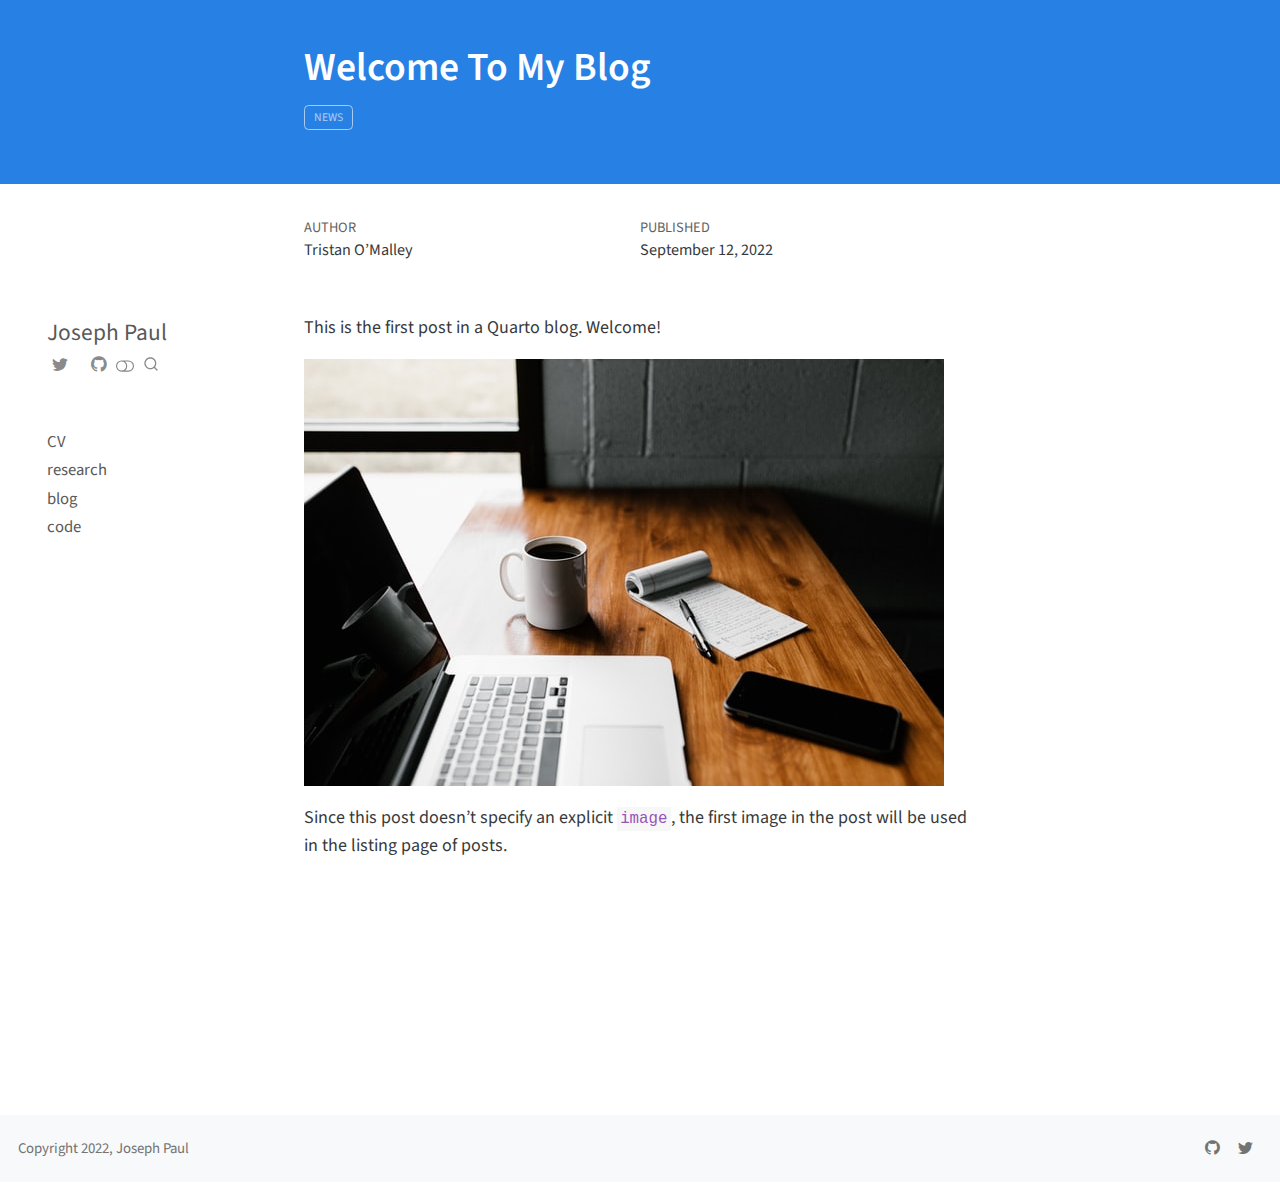
<file: docs/posts/welcome/index.html>
<!DOCTYPE html>
<html xmlns="http://www.w3.org/1999/xhtml" lang="en" xml:lang="en"><head>

<meta charset="utf-8">
<meta name="generator" content="quarto-0.9.651">

<meta name="viewport" content="width=device-width, initial-scale=1.0, user-scalable=yes">

<meta name="author" content="Tristan O’Malley">
<meta name="dcterms.date" content="2022-09-12">

<title>Joseph Paul - Welcome To My Blog</title>
<style>
code{white-space: pre-wrap;}
span.smallcaps{font-variant: small-caps;}
span.underline{text-decoration: underline;}
div.column{display: inline-block; vertical-align: top; width: 50%;}
div.hanging-indent{margin-left: 1.5em; text-indent: -1.5em;}
ul.task-list{list-style: none;}
</style>


<script src="../../site_libs/quarto-nav/quarto-nav.js"></script>
<script src="../../site_libs/clipboard/clipboard.min.js"></script>
<script src="../../site_libs/quarto-search/autocomplete.umd.js"></script>
<script src="../../site_libs/quarto-search/fuse.min.js"></script>
<script src="../../site_libs/quarto-search/quarto-search.js"></script>
<meta name="quarto:offset" content="../../">
<script src="../../site_libs/quarto-html/quarto.js"></script>
<script src="../../site_libs/quarto-html/popper.min.js"></script>
<script src="../../site_libs/quarto-html/tippy.umd.min.js"></script>
<script src="../../site_libs/quarto-html/anchor.min.js"></script>
<link href="../../site_libs/quarto-html/tippy.css" rel="stylesheet">
<link href="../../site_libs/quarto-html/quarto-syntax-highlighting.css" rel="stylesheet" class="quarto-color-scheme" id="quarto-text-highlighting-styles">
<link href="../../site_libs/quarto-html/quarto-syntax-highlighting-dark.css" rel="prefetch" class="quarto-color-scheme quarto-color-alternate" id="quarto-text-highlighting-styles">
<script src="../../site_libs/bootstrap/bootstrap.min.js"></script>
<link href="../../site_libs/bootstrap/bootstrap-icons.css" rel="stylesheet">
<link href="../../site_libs/bootstrap/bootstrap.min.css" rel="stylesheet" class="quarto-color-scheme">
<link href="../../site_libs/bootstrap/bootstrap-dark.min.css" rel="prefetch" class="quarto-color-scheme quarto-color-alternate">
<script id="quarto-search-options" type="application/json">{
  "location": "sidebar",
  "copy-button": false,
  "collapse-after": 3,
  "panel-placement": "start",
  "type": "overlay",
  "limit": 20,
  "language": {
    "search-no-results-text": "No results",
    "search-matching-documents-text": "matching documents",
    "search-copy-link-title": "Copy link to search",
    "search-hide-matches-text": "Hide additional matches",
    "search-more-match-text": "more match in this document",
    "search-more-matches-text": "more matches in this document",
    "search-clear-button-title": "Clear",
    "search-detached-cancel-button-title": "Cancel",
    "search-submit-button-title": "Submit"
  }
}</script>


<link rel="stylesheet" href="../../styles.css">
</head>

<body class="nav-sidebar floating">

<div id="quarto-search-results"></div>
  <header id="quarto-header" class="headroom fixed-top">
  <nav class="quarto-secondary-nav" data-bs-toggle="collapse" data-bs-target="#quarto-sidebar" aria-controls="quarto-sidebar" aria-expanded="false" aria-label="Toggle sidebar navigation" onclick="if (window.quartoToggleHeadroom) { window.quartoToggleHeadroom(); }">
    <div class="container-fluid d-flex justify-content-between">
      <h1 class="quarto-secondary-nav-title">Welcome To My Blog</h1>
      <button type="button" class="quarto-btn-toggle btn" aria-label="Show secondary navigation">
        <i class="bi bi-chevron-right"></i>
      </button>
    </div>
  </nav>
</header>
<!-- content -->
<header id="title-block-header" class="quarto-title-block default page-columns page-full">
  <div class="quarto-title-banner page-columns page-full">
    <div class="quarto-title column-body">
      <h1 class="title d-none d-lg-block">Welcome To My Blog</h1>
                                <div class="quarto-categories">
                <div class="quarto-category">news</div>
              </div>
                  </div>
  </div>
    
  
  <div class="quarto-title-meta">

      <div>
      <div class="quarto-title-meta-heading">Author</div>
      <div class="quarto-title-meta-contents">
               <p>Tristan O’Malley </p>
            </div>
    </div>
      
      <div>
      <div class="quarto-title-meta-heading">Published</div>
      <div class="quarto-title-meta-contents">
        <p class="date">September 12, 2022</p>
      </div>
    </div>
      
    </div>
    
  
  </header><div id="quarto-content" class="quarto-container page-columns page-rows-contents page-layout-article">
<!-- sidebar -->
  <nav id="quarto-sidebar" class="sidebar collapse sidebar-navigation floating overflow-auto">
    <div class="pt-lg-2 mt-2 text-left sidebar-header">
    <div class="sidebar-title mb-0 py-0">
      <a href="../../">Joseph Paul</a> 
        <div class="sidebar-tools-main tools-wide">
    <a href="https://twitter.com" title="" class="sidebar-tool px-1"><i class="bi bi-twitter"></i></a>
    <a href="../../jp52@hw.ac.uk" title="" class="sidebar-tool px-1"><i class="bi bi-email"></i></a>
    <a href="" title="" id="sidebar-tool-dropdown-0" class="sidebar-tool dropdown-toggle px-1" data-bs-toggle="dropdown" aria-expanded="false"><i class="bi bi-github"></i></a>
    <ul class="dropdown-menu" aria-labelledby="sidebar-tool-dropdown-0">
        <li>
          <a class="dropdown-item sidebar-tools-main-item" href="https://code.com">
          Source Code
          </a>
        </li>
        <li>
          <a class="dropdown-item sidebar-tools-main-item" href="https://bugs.com">
          Report a Bug
          </a>
        </li>
    </ul>
  <a href="" class="quarto-color-scheme-toggle sidebar-tool" onclick="window.quartoToggleColorScheme(); return false;" title="Toggle dark mode"><i class="bi"></i></a>
    <div id="quarto-search" class="sidebar-tool" title="Search"></div>
</div>
    </div>
      </div>
      <div class="d-flex mt-2 flex-shrink-0 align-items-center">
      </div>
    <div class="sidebar-menu-container"> 
    <ul class="list-unstyled mt-1">
        <li class="sidebar-item">
  <div class="sidebar-item-container"> 
  <a href="../../about.html" class="sidebar-item-text sidebar-link">CV</a>
  </div>
</li>
        <li class="sidebar-item">
  <div class="sidebar-item-container"> 
  <a href="../../research.html" class="sidebar-item-text sidebar-link">research</a>
  </div>
</li>
        <li class="sidebar-item">
  <div class="sidebar-item-container"> 
  <a href="../../blog.html" class="sidebar-item-text sidebar-link">blog</a>
  </div>
</li>
        <li class="sidebar-item">
  <div class="sidebar-item-container"> 
  <a href="../../code.html" class="sidebar-item-text sidebar-link">code</a>
  </div>
</li>
    </ul>
    </div>
</nav>
<!-- margin-sidebar -->
    <div id="quarto-margin-sidebar" class="sidebar margin-sidebar">
        
    </div>
<!-- main -->
<main class="content quarto-banner-title-block" id="quarto-document-content">




<p>This is the first post in a Quarto blog. Welcome!</p>
<p><img src="thumbnail.jpg" class="img-fluid"></p>
<p>Since this post doesn’t specify an explicit <code>image</code>, the first image in the post will be used in the listing page of posts.</p>



</main> <!-- /main -->
<script id="quarto-html-after-body" type="application/javascript">
window.document.addEventListener("DOMContentLoaded", function (event) {
  const disableStylesheet = (stylesheets) => {
    for (let i=0; i < stylesheets.length; i++) {
      const stylesheet = stylesheets[i];
      stylesheet.rel = 'prefetch';
    }
  }
  const enableStylesheet = (stylesheets) => {
    for (let i=0; i < stylesheets.length; i++) {
      const stylesheet = stylesheets[i];
      stylesheet.rel = 'stylesheet';
    }
  }
  const manageTransitions = (selector, allowTransitions) => {
    const els = window.document.querySelectorAll(selector);
    for (let i=0; i < els.length; i++) {
      const el = els[i];
      if (allowTransitions) {
        el.classList.remove('notransition');
      } else {
        el.classList.add('notransition');
      }
    }
  }
  const toggleColorMode = (alternate) => {
    // Switch the stylesheets
    const alternateStylesheets = window.document.querySelectorAll('link.quarto-color-scheme.quarto-color-alternate');
    manageTransitions('#quarto-margin-sidebar .nav-link', false);
    if (alternate) {
      enableStylesheet(alternateStylesheets);
    } else {
      disableStylesheet(alternateStylesheets);
    }
    manageTransitions('#quarto-margin-sidebar .nav-link', true);
    // Switch the toggles
    const toggles = window.document.querySelectorAll('.quarto-color-scheme-toggle');
    for (let i=0; i < toggles.length; i++) {
      const toggle = toggles[i];
      if (toggle) {
        if (alternate) {
          toggle.classList.add("alternate");     
        } else {
          toggle.classList.remove("alternate");
        }
      }
    }
  }
  const isFileUrl = () => { 
    return window.location.protocol === 'file:';
  }
  const hasAlternateSentinel = () => {  
    let styleSentinel = getColorSchemeSentinel();
    if (styleSentinel !== null) {
      return styleSentinel === "alternate";
    } else {
      return false;
    }
  }
  const setStyleSentinel = (alternate) => {
    const value = alternate ? "alternate" : "default";
    if (!isFileUrl()) {
      window.localStorage.setItem("quarto-color-scheme", value);
    } else {
      localAlternateSentinel = value;
    }
  }
  const getColorSchemeSentinel = () => {
    if (!isFileUrl()) {
      const storageValue = window.localStorage.getItem("quarto-color-scheme");
      return storageValue != null ? storageValue : localAlternateSentinel;
    } else {
      return localAlternateSentinel;
    }
  }
  let localAlternateSentinel = 'default';
  // Dark / light mode switch
  window.quartoToggleColorScheme = () => {
    // Read the current dark / light value 
    let toAlternate = !hasAlternateSentinel();
    toggleColorMode(toAlternate);
    setStyleSentinel(toAlternate);
  };
  // Ensure there is a toggle, if there isn't float one in the top right
  if (window.document.querySelector('.quarto-color-scheme-toggle') === null) {
    const a = window.document.createElement('a');
    a.classList.add('top-right');
    a.classList.add('quarto-color-scheme-toggle');
    a.href = "";
    a.onclick = function() { try { window.quartoToggleColorScheme(); } catch {} return false; };
    const i = window.document.createElement("i");
    i.classList.add('bi');
    a.appendChild(i);
    window.document.body.appendChild(a);
  }
  // Switch to dark mode if need be
  if (hasAlternateSentinel()) {
    toggleColorMode(true);
  } 
  const icon = "";
  const anchorJS = new window.AnchorJS();
  anchorJS.options = {
    placement: 'right',
    icon: icon
  };
  anchorJS.add('.anchored');
  const clipboard = new window.ClipboardJS('.code-copy-button', {
    target: function(trigger) {
      return trigger.previousElementSibling;
    }
  });
  clipboard.on('success', function(e) {
    // button target
    const button = e.trigger;
    // don't keep focus
    button.blur();
    // flash "checked"
    button.classList.add('code-copy-button-checked');
    var currentTitle = button.getAttribute("title");
    button.setAttribute("title", "Copied!");
    setTimeout(function() {
      button.setAttribute("title", currentTitle);
      button.classList.remove('code-copy-button-checked');
    }, 1000);
    // clear code selection
    e.clearSelection();
  });
  function tippyHover(el, contentFn) {
    const config = {
      allowHTML: true,
      content: contentFn,
      maxWidth: 500,
      delay: 100,
      arrow: false,
      appendTo: function(el) {
          return el.parentElement;
      },
      interactive: true,
      interactiveBorder: 10,
      theme: 'quarto',
      placement: 'bottom-start'
    };
    window.tippy(el, config); 
  }
  const noterefs = window.document.querySelectorAll('a[role="doc-noteref"]');
  for (var i=0; i<noterefs.length; i++) {
    const ref = noterefs[i];
    tippyHover(ref, function() {
      let href = ref.getAttribute('href');
      try { href = new URL(href).hash; } catch {}
      const id = href.replace(/^#\/?/, "");
      const note = window.document.getElementById(id);
      return note.innerHTML;
    });
  }
  var bibliorefs = window.document.querySelectorAll('a[role="doc-biblioref"]');
  for (var i=0; i<bibliorefs.length; i++) {
    const ref = bibliorefs[i];
    const cites = ref.parentNode.getAttribute('data-cites').split(' ');
    tippyHover(ref, function() {
      var popup = window.document.createElement('div');
      cites.forEach(function(cite) {
        var citeDiv = window.document.createElement('div');
        citeDiv.classList.add('hanging-indent');
        citeDiv.classList.add('csl-entry');
        var biblioDiv = window.document.getElementById('ref-' + cite);
        if (biblioDiv) {
          citeDiv.innerHTML = biblioDiv.innerHTML;
        }
        popup.appendChild(citeDiv);
      });
      return popup.innerHTML;
    });
  }
});
</script>
</div> <!-- /content -->
<footer class="footer">
  <div class="nav-footer">
    <div class="nav-footer-left">Copyright 2022, Joseph Paul</div>   
    <div class="nav-footer-right">
      <ul class="footer-items list-unstyled">
    <li class="nav-item compact">
    <a class="nav-link" href="https://github.com/J-R-Paul">
      <i class="bi bi-github" role="img">
</i> 
    </a>
  </li>  
    <li class="nav-item compact">
    <a class="nav-link" href="https://twitter.com/">
      <i class="bi bi-twitter" role="img">
</i> 
    </a>
  </li>  
</ul>
    </div>
  </div>
</footer>



</body></html>
</file>
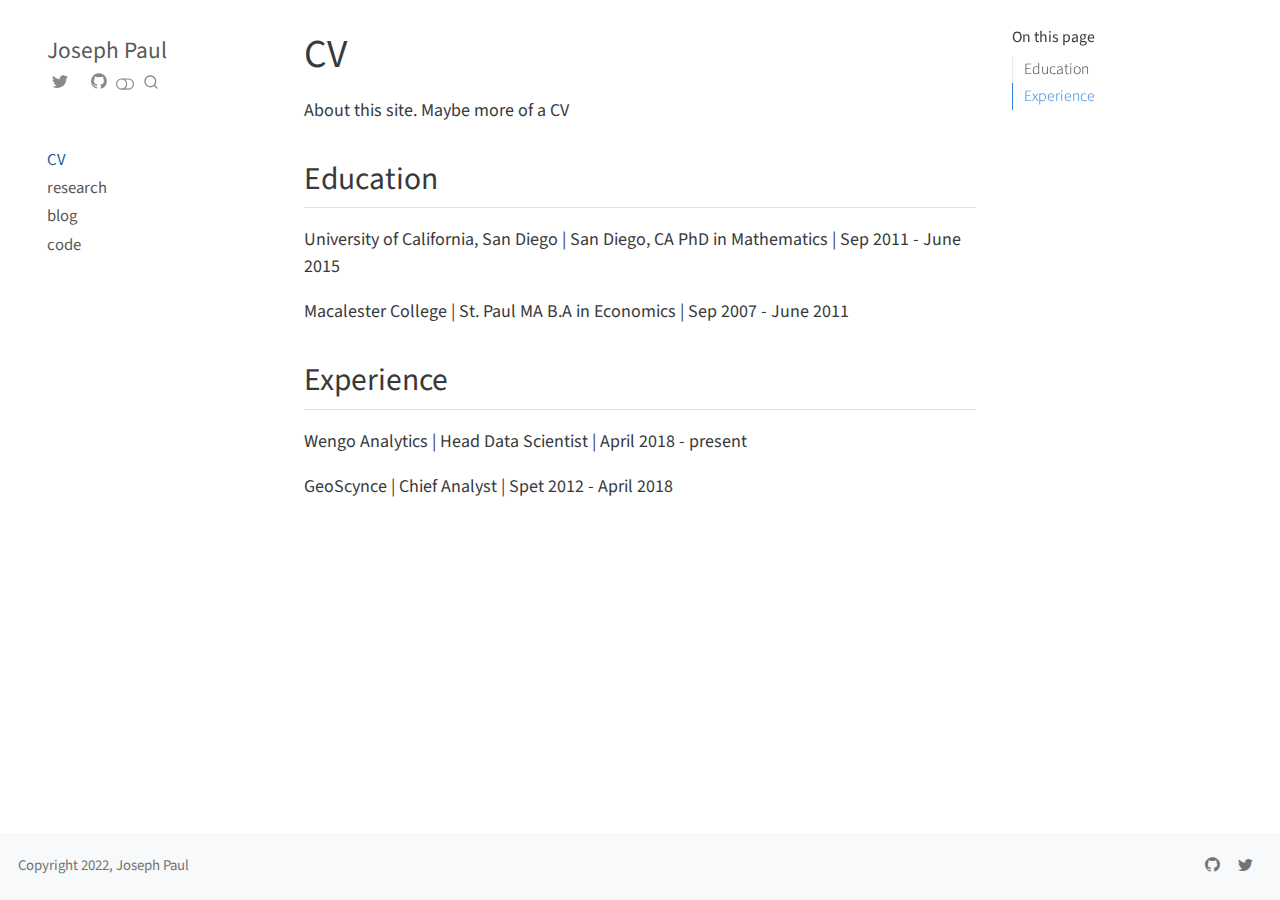
<file: about.html>
<!DOCTYPE html>
<html xmlns="http://www.w3.org/1999/xhtml" lang="en" xml:lang="en"><head>

<meta charset="utf-8">
<meta name="generator" content="quarto-1.1.251">

<meta name="viewport" content="width=device-width, initial-scale=1.0, user-scalable=yes">


<title>Joseph Paul - CV</title>
<style>
code{white-space: pre-wrap;}
span.smallcaps{font-variant: small-caps;}
div.columns{display: flex; gap: min(4vw, 1.5em);}
div.column{flex: auto; overflow-x: auto;}
div.hanging-indent{margin-left: 1.5em; text-indent: -1.5em;}
ul.task-list{list-style: none;}
ul.task-list li input[type="checkbox"] {
  width: 0.8em;
  margin: 0 0.8em 0.2em -1.6em;
  vertical-align: middle;
}
</style>


<script src="site_libs/quarto-nav/quarto-nav.js"></script>
<script src="site_libs/clipboard/clipboard.min.js"></script>
<script src="site_libs/quarto-search/autocomplete.umd.js"></script>
<script src="site_libs/quarto-search/fuse.min.js"></script>
<script src="site_libs/quarto-search/quarto-search.js"></script>
<meta name="quarto:offset" content="./">
<script src="site_libs/quarto-html/quarto.js"></script>
<script src="site_libs/quarto-html/popper.min.js"></script>
<script src="site_libs/quarto-html/tippy.umd.min.js"></script>
<script src="site_libs/quarto-html/anchor.min.js"></script>
<link href="site_libs/quarto-html/tippy.css" rel="stylesheet">
<link href="site_libs/quarto-html/quarto-syntax-highlighting.css" rel="stylesheet" class="quarto-color-scheme" id="quarto-text-highlighting-styles">
<link href="site_libs/quarto-html/quarto-syntax-highlighting-dark.css" rel="prefetch" class="quarto-color-scheme quarto-color-alternate" id="quarto-text-highlighting-styles">
<script src="site_libs/bootstrap/bootstrap.min.js"></script>
<link href="site_libs/bootstrap/bootstrap-icons.css" rel="stylesheet">
<link href="site_libs/bootstrap/bootstrap.min.css" rel="stylesheet" class="quarto-color-scheme" id="quarto-bootstrap" data-mode="light">
<link href="site_libs/bootstrap/bootstrap-dark.min.css" rel="prefetch" class="quarto-color-scheme quarto-color-alternate" id="quarto-bootstrap" data-mode="light">
<script id="quarto-search-options" type="application/json">{
  "location": "sidebar",
  "copy-button": false,
  "collapse-after": 3,
  "panel-placement": "start",
  "type": "overlay",
  "limit": 20,
  "language": {
    "search-no-results-text": "No results",
    "search-matching-documents-text": "matching documents",
    "search-copy-link-title": "Copy link to search",
    "search-hide-matches-text": "Hide additional matches",
    "search-more-match-text": "more match in this document",
    "search-more-matches-text": "more matches in this document",
    "search-clear-button-title": "Clear",
    "search-detached-cancel-button-title": "Cancel",
    "search-submit-button-title": "Submit"
  }
}</script>


<link rel="stylesheet" href="styles.css">
</head>

<body class="nav-sidebar floating">

<div id="quarto-search-results"></div>
  <header id="quarto-header" class="headroom fixed-top">
  <nav class="quarto-secondary-nav" data-bs-toggle="collapse" data-bs-target="#quarto-sidebar" aria-controls="quarto-sidebar" aria-expanded="false" aria-label="Toggle sidebar navigation" onclick="if (window.quartoToggleHeadroom) { window.quartoToggleHeadroom(); }">
    <div class="container-fluid d-flex justify-content-between">
      <h1 class="quarto-secondary-nav-title">CV</h1>
      <button type="button" class="quarto-btn-toggle btn" aria-label="Show secondary navigation">
        <i class="bi bi-chevron-right"></i>
      </button>
    </div>
  </nav>
</header>
<!-- content -->
<div id="quarto-content" class="quarto-container page-columns page-rows-contents page-layout-article">
<!-- sidebar -->
  <nav id="quarto-sidebar" class="sidebar collapse sidebar-navigation floating overflow-auto">
    <div class="pt-lg-2 mt-2 text-left sidebar-header">
    <div class="sidebar-title mb-0 py-0">
      <a href="./">Joseph Paul</a> 
        <div class="sidebar-tools-main tools-wide">
    <a href="https://twitter.com" title="" class="sidebar-tool px-1"><i class="bi bi-twitter"></i></a>
    <a href="./jp52@hw.ac.uk" title="" class="sidebar-tool px-1"><i class="bi bi-email"></i></a>
    <a href="" title="" id="sidebar-tool-dropdown-0" class="sidebar-tool dropdown-toggle px-1" data-bs-toggle="dropdown" aria-expanded="false"><i class="bi bi-github"></i></a>
    <ul class="dropdown-menu" aria-labelledby="sidebar-tool-dropdown-0">
        <li>
          <a class="dropdown-item sidebar-tools-main-item" href="https://code.com">
          Source Code
          </a>
        </li>
        <li>
          <a class="dropdown-item sidebar-tools-main-item" href="https://bugs.com">
          Report a Bug
          </a>
        </li>
    </ul>
  <a href="" class="quarto-color-scheme-toggle sidebar-tool" onclick="window.quartoToggleColorScheme(); return false;" title="Toggle dark mode"><i class="bi"></i></a>
    <div id="quarto-search" class="sidebar-tool" title="Search"></div>
</div>
    </div>
      </div>
      <div class="d-flex mt-2 flex-shrink-0 align-items-center">
      </div>
    <div class="sidebar-menu-container"> 
    <ul class="list-unstyled mt-1">
        <li class="sidebar-item">
  <div class="sidebar-item-container"> 
  <a href="./about.html" class="sidebar-item-text sidebar-link active">CV</a>
  </div>
</li>
        <li class="sidebar-item">
  <div class="sidebar-item-container"> 
  <a href="./research.html" class="sidebar-item-text sidebar-link">research</a>
  </div>
</li>
        <li class="sidebar-item">
  <div class="sidebar-item-container"> 
  <a href="./blog.html" class="sidebar-item-text sidebar-link">blog</a>
  </div>
</li>
        <li class="sidebar-item">
  <div class="sidebar-item-container"> 
  <a href="./code.html" class="sidebar-item-text sidebar-link">code</a>
  </div>
</li>
    </ul>
    </div>
</nav>
<!-- margin-sidebar -->
    <div id="quarto-margin-sidebar" class="sidebar margin-sidebar">
        <nav id="TOC" role="doc-toc" class="toc-active">
    <h2 id="toc-title">On this page</h2>
   
  <ul>
  <li><a href="#education" id="toc-education" class="nav-link active" data-scroll-target="#education">Education</a></li>
  <li><a href="#experience" id="toc-experience" class="nav-link" data-scroll-target="#experience">Experience</a></li>
  </ul>
</nav>
    </div>
<!-- main -->
<main class="content" id="quarto-document-content">

<header id="title-block-header" class="quarto-title-block default">
<div class="quarto-title">
<h1 class="title d-none d-lg-block">CV</h1>
</div>



<div class="quarto-title-meta">

    
    
  </div>
  

</header>

<p>About this site. Maybe more of a CV</p>
<section id="education" class="level2">
<h2 class="anchored" data-anchor-id="education">Education</h2>
<p>University of California, San Diego | San Diego, CA PhD in Mathematics | Sep 2011 - June 2015</p>
<p>Macalester College | St.&nbsp;Paul MA B.A in Economics | Sep 2007 - June 2011</p>
</section>
<section id="experience" class="level2">
<h2 class="anchored" data-anchor-id="experience">Experience</h2>
<p>Wengo Analytics | Head Data Scientist | April 2018 - present</p>
<p>GeoScynce | Chief Analyst | Spet 2012 - April 2018</p>


</section>

</main> <!-- /main -->
<script id="quarto-html-after-body" type="application/javascript">
window.document.addEventListener("DOMContentLoaded", function (event) {
  const toggleBodyColorMode = (bsSheetEl) => {
    const mode = bsSheetEl.getAttribute("data-mode");
    const bodyEl = window.document.querySelector("body");
    if (mode === "dark") {
      bodyEl.classList.add("quarto-dark");
      bodyEl.classList.remove("quarto-light");
    } else {
      bodyEl.classList.add("quarto-light");
      bodyEl.classList.remove("quarto-dark");
    }
  }
  const toggleBodyColorPrimary = () => {
    const bsSheetEl = window.document.querySelector("link#quarto-bootstrap");
    if (bsSheetEl) {
      toggleBodyColorMode(bsSheetEl);
    }
  }
  toggleBodyColorPrimary();  
  const disableStylesheet = (stylesheets) => {
    for (let i=0; i < stylesheets.length; i++) {
      const stylesheet = stylesheets[i];
      stylesheet.rel = 'prefetch';
    }
  }
  const enableStylesheet = (stylesheets) => {
    for (let i=0; i < stylesheets.length; i++) {
      const stylesheet = stylesheets[i];
      stylesheet.rel = 'stylesheet';
    }
  }
  const manageTransitions = (selector, allowTransitions) => {
    const els = window.document.querySelectorAll(selector);
    for (let i=0; i < els.length; i++) {
      const el = els[i];
      if (allowTransitions) {
        el.classList.remove('notransition');
      } else {
        el.classList.add('notransition');
      }
    }
  }
  const toggleColorMode = (alternate) => {
    // Switch the stylesheets
    const alternateStylesheets = window.document.querySelectorAll('link.quarto-color-scheme.quarto-color-alternate');
    manageTransitions('#quarto-margin-sidebar .nav-link', false);
    if (alternate) {
      enableStylesheet(alternateStylesheets);
      for (const sheetNode of alternateStylesheets) {
        if (sheetNode.id === "quarto-bootstrap") {
          toggleBodyColorMode(sheetNode);
        }
      }
    } else {
      disableStylesheet(alternateStylesheets);
      toggleBodyColorPrimary();
    }
    manageTransitions('#quarto-margin-sidebar .nav-link', true);
    // Switch the toggles
    const toggles = window.document.querySelectorAll('.quarto-color-scheme-toggle');
    for (let i=0; i < toggles.length; i++) {
      const toggle = toggles[i];
      if (toggle) {
        if (alternate) {
          toggle.classList.add("alternate");     
        } else {
          toggle.classList.remove("alternate");
        }
      }
    }
    // Hack to workaround the fact that safari doesn't
    // properly recolor the scrollbar when toggling (#1455)
    if (navigator.userAgent.indexOf('Safari') > 0 && navigator.userAgent.indexOf('Chrome') == -1) {
      manageTransitions("body", false);
      window.scrollTo(0, 1);
      setTimeout(() => {
        window.scrollTo(0, 0);
        manageTransitions("body", true);
      }, 40);  
    }
  }
  const isFileUrl = () => { 
    return window.location.protocol === 'file:';
  }
  const hasAlternateSentinel = () => {  
    let styleSentinel = getColorSchemeSentinel();
    if (styleSentinel !== null) {
      return styleSentinel === "alternate";
    } else {
      return false;
    }
  }
  const setStyleSentinel = (alternate) => {
    const value = alternate ? "alternate" : "default";
    if (!isFileUrl()) {
      window.localStorage.setItem("quarto-color-scheme", value);
    } else {
      localAlternateSentinel = value;
    }
  }
  const getColorSchemeSentinel = () => {
    if (!isFileUrl()) {
      const storageValue = window.localStorage.getItem("quarto-color-scheme");
      return storageValue != null ? storageValue : localAlternateSentinel;
    } else {
      return localAlternateSentinel;
    }
  }
  let localAlternateSentinel = 'default';
  // Dark / light mode switch
  window.quartoToggleColorScheme = () => {
    // Read the current dark / light value 
    let toAlternate = !hasAlternateSentinel();
    toggleColorMode(toAlternate);
    setStyleSentinel(toAlternate);
  };
  // Ensure there is a toggle, if there isn't float one in the top right
  if (window.document.querySelector('.quarto-color-scheme-toggle') === null) {
    const a = window.document.createElement('a');
    a.classList.add('top-right');
    a.classList.add('quarto-color-scheme-toggle');
    a.href = "";
    a.onclick = function() { try { window.quartoToggleColorScheme(); } catch {} return false; };
    const i = window.document.createElement("i");
    i.classList.add('bi');
    a.appendChild(i);
    window.document.body.appendChild(a);
  }
  // Switch to dark mode if need be
  if (hasAlternateSentinel()) {
    toggleColorMode(true);
  } 
  const icon = "";
  const anchorJS = new window.AnchorJS();
  anchorJS.options = {
    placement: 'right',
    icon: icon
  };
  anchorJS.add('.anchored');
  const clipboard = new window.ClipboardJS('.code-copy-button', {
    target: function(trigger) {
      return trigger.previousElementSibling;
    }
  });
  clipboard.on('success', function(e) {
    // button target
    const button = e.trigger;
    // don't keep focus
    button.blur();
    // flash "checked"
    button.classList.add('code-copy-button-checked');
    var currentTitle = button.getAttribute("title");
    button.setAttribute("title", "Copied!");
    setTimeout(function() {
      button.setAttribute("title", currentTitle);
      button.classList.remove('code-copy-button-checked');
    }, 1000);
    // clear code selection
    e.clearSelection();
  });
  function tippyHover(el, contentFn) {
    const config = {
      allowHTML: true,
      content: contentFn,
      maxWidth: 500,
      delay: 100,
      arrow: false,
      appendTo: function(el) {
          return el.parentElement;
      },
      interactive: true,
      interactiveBorder: 10,
      theme: 'quarto',
      placement: 'bottom-start'
    };
    window.tippy(el, config); 
  }
  const noterefs = window.document.querySelectorAll('a[role="doc-noteref"]');
  for (var i=0; i<noterefs.length; i++) {
    const ref = noterefs[i];
    tippyHover(ref, function() {
      // use id or data attribute instead here
      let href = ref.getAttribute('data-footnote-href') || ref.getAttribute('href');
      try { href = new URL(href).hash; } catch {}
      const id = href.replace(/^#\/?/, "");
      const note = window.document.getElementById(id);
      return note.innerHTML;
    });
  }
  var bibliorefs = window.document.querySelectorAll('a[role="doc-biblioref"]');
  for (var i=0; i<bibliorefs.length; i++) {
    const ref = bibliorefs[i];
    const cites = ref.parentNode.getAttribute('data-cites').split(' ');
    tippyHover(ref, function() {
      var popup = window.document.createElement('div');
      cites.forEach(function(cite) {
        var citeDiv = window.document.createElement('div');
        citeDiv.classList.add('hanging-indent');
        citeDiv.classList.add('csl-entry');
        var biblioDiv = window.document.getElementById('ref-' + cite);
        if (biblioDiv) {
          citeDiv.innerHTML = biblioDiv.innerHTML;
        }
        popup.appendChild(citeDiv);
      });
      return popup.innerHTML;
    });
  }
});
</script>
</div> <!-- /content -->
<footer class="footer">
  <div class="nav-footer">
    <div class="nav-footer-left">Copyright 2022, Joseph Paul</div>   
    <div class="nav-footer-right">
      <ul class="footer-items list-unstyled">
    <li class="nav-item compact">
    <a class="nav-link" href="https://github.com/">
      <i class="bi bi-github" role="img">
</i> 
    </a>
  </li>  
    <li class="nav-item compact">
    <a class="nav-link" href="https://twitter.com/">
      <i class="bi bi-twitter" role="img">
</i> 
    </a>
  </li>  
</ul>
    </div>
  </div>
</footer>



</body></html>
</file>
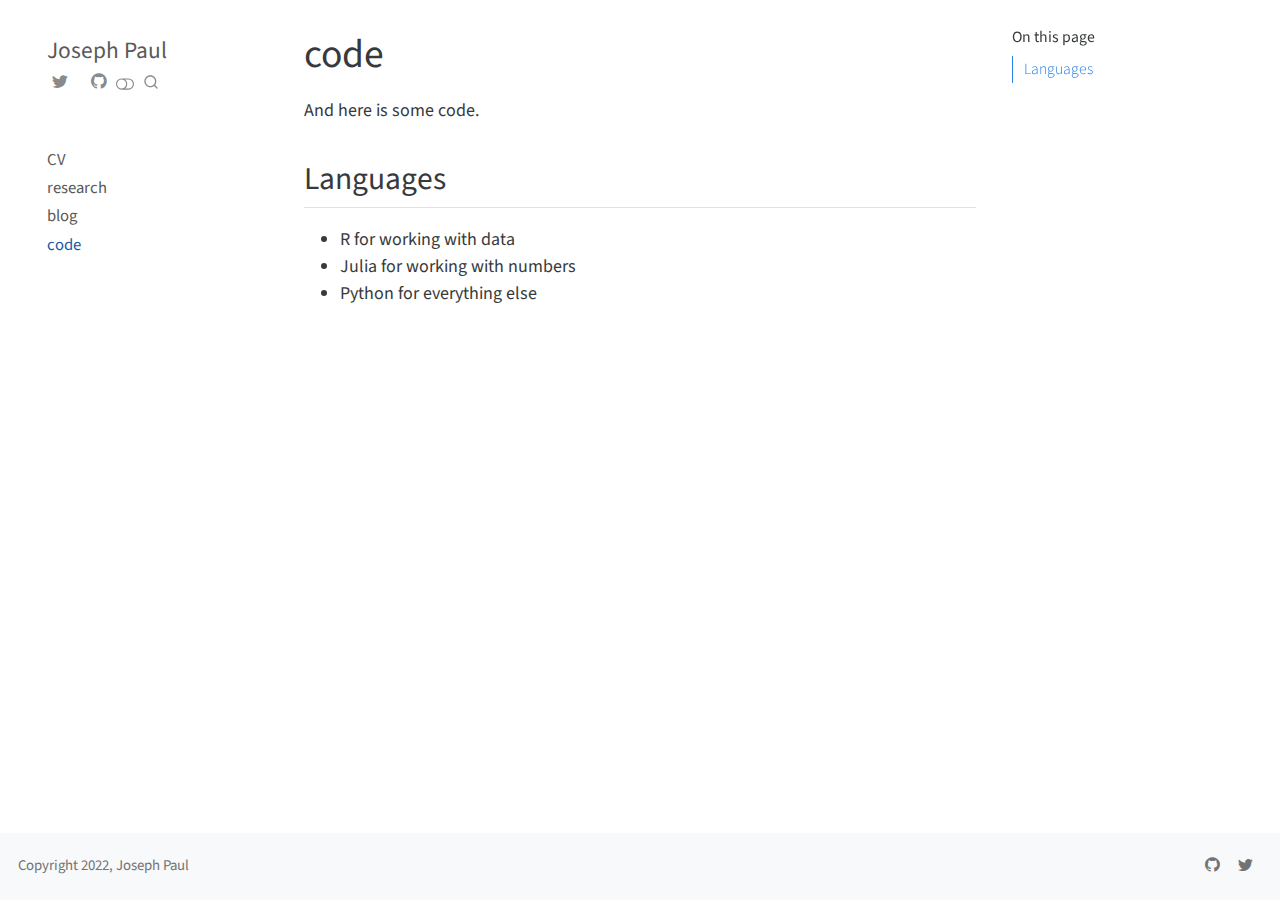
<file: code.html>
<!DOCTYPE html>
<html xmlns="http://www.w3.org/1999/xhtml" lang="en" xml:lang="en"><head>

<meta charset="utf-8">
<meta name="generator" content="quarto-1.1.251">

<meta name="viewport" content="width=device-width, initial-scale=1.0, user-scalable=yes">


<title>Joseph Paul - code</title>
<style>
code{white-space: pre-wrap;}
span.smallcaps{font-variant: small-caps;}
div.columns{display: flex; gap: min(4vw, 1.5em);}
div.column{flex: auto; overflow-x: auto;}
div.hanging-indent{margin-left: 1.5em; text-indent: -1.5em;}
ul.task-list{list-style: none;}
ul.task-list li input[type="checkbox"] {
  width: 0.8em;
  margin: 0 0.8em 0.2em -1.6em;
  vertical-align: middle;
}
</style>


<script src="site_libs/quarto-nav/quarto-nav.js"></script>
<script src="site_libs/clipboard/clipboard.min.js"></script>
<script src="site_libs/quarto-search/autocomplete.umd.js"></script>
<script src="site_libs/quarto-search/fuse.min.js"></script>
<script src="site_libs/quarto-search/quarto-search.js"></script>
<meta name="quarto:offset" content="./">
<script src="site_libs/quarto-html/quarto.js"></script>
<script src="site_libs/quarto-html/popper.min.js"></script>
<script src="site_libs/quarto-html/tippy.umd.min.js"></script>
<script src="site_libs/quarto-html/anchor.min.js"></script>
<link href="site_libs/quarto-html/tippy.css" rel="stylesheet">
<link href="site_libs/quarto-html/quarto-syntax-highlighting.css" rel="stylesheet" class="quarto-color-scheme" id="quarto-text-highlighting-styles">
<link href="site_libs/quarto-html/quarto-syntax-highlighting-dark.css" rel="prefetch" class="quarto-color-scheme quarto-color-alternate" id="quarto-text-highlighting-styles">
<script src="site_libs/bootstrap/bootstrap.min.js"></script>
<link href="site_libs/bootstrap/bootstrap-icons.css" rel="stylesheet">
<link href="site_libs/bootstrap/bootstrap.min.css" rel="stylesheet" class="quarto-color-scheme" id="quarto-bootstrap" data-mode="light">
<link href="site_libs/bootstrap/bootstrap-dark.min.css" rel="prefetch" class="quarto-color-scheme quarto-color-alternate" id="quarto-bootstrap" data-mode="dark">
<script id="quarto-search-options" type="application/json">{
  "location": "sidebar",
  "copy-button": false,
  "collapse-after": 3,
  "panel-placement": "start",
  "type": "overlay",
  "limit": 20,
  "language": {
    "search-no-results-text": "No results",
    "search-matching-documents-text": "matching documents",
    "search-copy-link-title": "Copy link to search",
    "search-hide-matches-text": "Hide additional matches",
    "search-more-match-text": "more match in this document",
    "search-more-matches-text": "more matches in this document",
    "search-clear-button-title": "Clear",
    "search-detached-cancel-button-title": "Cancel",
    "search-submit-button-title": "Submit"
  }
}</script>


<link rel="stylesheet" href="styles.css">
</head>

<body class="nav-sidebar floating">

<div id="quarto-search-results"></div>
  <header id="quarto-header" class="headroom fixed-top">
  <nav class="quarto-secondary-nav" data-bs-toggle="collapse" data-bs-target="#quarto-sidebar" aria-controls="quarto-sidebar" aria-expanded="false" aria-label="Toggle sidebar navigation" onclick="if (window.quartoToggleHeadroom) { window.quartoToggleHeadroom(); }">
    <div class="container-fluid d-flex justify-content-between">
      <h1 class="quarto-secondary-nav-title">code</h1>
      <button type="button" class="quarto-btn-toggle btn" aria-label="Show secondary navigation">
        <i class="bi bi-chevron-right"></i>
      </button>
    </div>
  </nav>
</header>
<!-- content -->
<div id="quarto-content" class="quarto-container page-columns page-rows-contents page-layout-article">
<!-- sidebar -->
  <nav id="quarto-sidebar" class="sidebar collapse sidebar-navigation floating overflow-auto">
    <div class="pt-lg-2 mt-2 text-left sidebar-header">
    <div class="sidebar-title mb-0 py-0">
      <a href="./">Joseph Paul</a> 
        <div class="sidebar-tools-main tools-wide">
    <a href="https://twitter.com" title="" class="sidebar-tool px-1"><i class="bi bi-twitter"></i></a>
    <a href="./jp52@hw.ac.uk" title="" class="sidebar-tool px-1"><i class="bi bi-email"></i></a>
    <a href="" title="" id="sidebar-tool-dropdown-0" class="sidebar-tool dropdown-toggle px-1" data-bs-toggle="dropdown" aria-expanded="false"><i class="bi bi-github"></i></a>
    <ul class="dropdown-menu" aria-labelledby="sidebar-tool-dropdown-0">
        <li>
          <a class="dropdown-item sidebar-tools-main-item" href="https://code.com">
          Source Code
          </a>
        </li>
        <li>
          <a class="dropdown-item sidebar-tools-main-item" href="https://bugs.com">
          Report a Bug
          </a>
        </li>
    </ul>
  <a href="" class="quarto-color-scheme-toggle sidebar-tool" onclick="window.quartoToggleColorScheme(); return false;" title="Toggle dark mode"><i class="bi"></i></a>
    <div id="quarto-search" class="sidebar-tool" title="Search"></div>
</div>
    </div>
      </div>
      <div class="d-flex mt-2 flex-shrink-0 align-items-center">
      </div>
    <div class="sidebar-menu-container"> 
    <ul class="list-unstyled mt-1">
        <li class="sidebar-item">
  <div class="sidebar-item-container"> 
  <a href="./about.html" class="sidebar-item-text sidebar-link">CV</a>
  </div>
</li>
        <li class="sidebar-item">
  <div class="sidebar-item-container"> 
  <a href="./research.html" class="sidebar-item-text sidebar-link">research</a>
  </div>
</li>
        <li class="sidebar-item">
  <div class="sidebar-item-container"> 
  <a href="./blog.html" class="sidebar-item-text sidebar-link">blog</a>
  </div>
</li>
        <li class="sidebar-item">
  <div class="sidebar-item-container"> 
  <a href="./code.html" class="sidebar-item-text sidebar-link active">code</a>
  </div>
</li>
    </ul>
    </div>
</nav>
<!-- margin-sidebar -->
    <div id="quarto-margin-sidebar" class="sidebar margin-sidebar">
        <nav id="TOC" role="doc-toc" class="toc-active">
    <h2 id="toc-title">On this page</h2>
   
  <ul>
  <li><a href="#languages" id="toc-languages" class="nav-link active" data-scroll-target="#languages">Languages</a></li>
  </ul>
</nav>
    </div>
<!-- main -->
<main class="content" id="quarto-document-content">

<header id="title-block-header" class="quarto-title-block default">
<div class="quarto-title">
<h1 class="title d-none d-lg-block">code</h1>
</div>



<div class="quarto-title-meta">

    
    
  </div>
  

</header>

<p>And here is some code.</p>
<section id="languages" class="level2">
<h2 class="anchored" data-anchor-id="languages">Languages</h2>
<ul>
<li>R for working with data</li>
<li>Julia for working with numbers</li>
<li>Python for everything else</li>
</ul>


</section>

</main> <!-- /main -->
<script id="quarto-html-after-body" type="application/javascript">
window.document.addEventListener("DOMContentLoaded", function (event) {
  const toggleBodyColorMode = (bsSheetEl) => {
    const mode = bsSheetEl.getAttribute("data-mode");
    const bodyEl = window.document.querySelector("body");
    if (mode === "dark") {
      bodyEl.classList.add("quarto-dark");
      bodyEl.classList.remove("quarto-light");
    } else {
      bodyEl.classList.add("quarto-light");
      bodyEl.classList.remove("quarto-dark");
    }
  }
  const toggleBodyColorPrimary = () => {
    const bsSheetEl = window.document.querySelector("link#quarto-bootstrap");
    if (bsSheetEl) {
      toggleBodyColorMode(bsSheetEl);
    }
  }
  toggleBodyColorPrimary();  
  const disableStylesheet = (stylesheets) => {
    for (let i=0; i < stylesheets.length; i++) {
      const stylesheet = stylesheets[i];
      stylesheet.rel = 'prefetch';
    }
  }
  const enableStylesheet = (stylesheets) => {
    for (let i=0; i < stylesheets.length; i++) {
      const stylesheet = stylesheets[i];
      stylesheet.rel = 'stylesheet';
    }
  }
  const manageTransitions = (selector, allowTransitions) => {
    const els = window.document.querySelectorAll(selector);
    for (let i=0; i < els.length; i++) {
      const el = els[i];
      if (allowTransitions) {
        el.classList.remove('notransition');
      } else {
        el.classList.add('notransition');
      }
    }
  }
  const toggleColorMode = (alternate) => {
    // Switch the stylesheets
    const alternateStylesheets = window.document.querySelectorAll('link.quarto-color-scheme.quarto-color-alternate');
    manageTransitions('#quarto-margin-sidebar .nav-link', false);
    if (alternate) {
      enableStylesheet(alternateStylesheets);
      for (const sheetNode of alternateStylesheets) {
        if (sheetNode.id === "quarto-bootstrap") {
          toggleBodyColorMode(sheetNode);
        }
      }
    } else {
      disableStylesheet(alternateStylesheets);
      toggleBodyColorPrimary();
    }
    manageTransitions('#quarto-margin-sidebar .nav-link', true);
    // Switch the toggles
    const toggles = window.document.querySelectorAll('.quarto-color-scheme-toggle');
    for (let i=0; i < toggles.length; i++) {
      const toggle = toggles[i];
      if (toggle) {
        if (alternate) {
          toggle.classList.add("alternate");     
        } else {
          toggle.classList.remove("alternate");
        }
      }
    }
    // Hack to workaround the fact that safari doesn't
    // properly recolor the scrollbar when toggling (#1455)
    if (navigator.userAgent.indexOf('Safari') > 0 && navigator.userAgent.indexOf('Chrome') == -1) {
      manageTransitions("body", false);
      window.scrollTo(0, 1);
      setTimeout(() => {
        window.scrollTo(0, 0);
        manageTransitions("body", true);
      }, 40);  
    }
  }
  const isFileUrl = () => { 
    return window.location.protocol === 'file:';
  }
  const hasAlternateSentinel = () => {  
    let styleSentinel = getColorSchemeSentinel();
    if (styleSentinel !== null) {
      return styleSentinel === "alternate";
    } else {
      return false;
    }
  }
  const setStyleSentinel = (alternate) => {
    const value = alternate ? "alternate" : "default";
    if (!isFileUrl()) {
      window.localStorage.setItem("quarto-color-scheme", value);
    } else {
      localAlternateSentinel = value;
    }
  }
  const getColorSchemeSentinel = () => {
    if (!isFileUrl()) {
      const storageValue = window.localStorage.getItem("quarto-color-scheme");
      return storageValue != null ? storageValue : localAlternateSentinel;
    } else {
      return localAlternateSentinel;
    }
  }
  let localAlternateSentinel = 'default';
  // Dark / light mode switch
  window.quartoToggleColorScheme = () => {
    // Read the current dark / light value 
    let toAlternate = !hasAlternateSentinel();
    toggleColorMode(toAlternate);
    setStyleSentinel(toAlternate);
  };
  // Ensure there is a toggle, if there isn't float one in the top right
  if (window.document.querySelector('.quarto-color-scheme-toggle') === null) {
    const a = window.document.createElement('a');
    a.classList.add('top-right');
    a.classList.add('quarto-color-scheme-toggle');
    a.href = "";
    a.onclick = function() { try { window.quartoToggleColorScheme(); } catch {} return false; };
    const i = window.document.createElement("i");
    i.classList.add('bi');
    a.appendChild(i);
    window.document.body.appendChild(a);
  }
  // Switch to dark mode if need be
  if (hasAlternateSentinel()) {
    toggleColorMode(true);
  } 
  const icon = "";
  const anchorJS = new window.AnchorJS();
  anchorJS.options = {
    placement: 'right',
    icon: icon
  };
  anchorJS.add('.anchored');
  const clipboard = new window.ClipboardJS('.code-copy-button', {
    target: function(trigger) {
      return trigger.previousElementSibling;
    }
  });
  clipboard.on('success', function(e) {
    // button target
    const button = e.trigger;
    // don't keep focus
    button.blur();
    // flash "checked"
    button.classList.add('code-copy-button-checked');
    var currentTitle = button.getAttribute("title");
    button.setAttribute("title", "Copied!");
    setTimeout(function() {
      button.setAttribute("title", currentTitle);
      button.classList.remove('code-copy-button-checked');
    }, 1000);
    // clear code selection
    e.clearSelection();
  });
  function tippyHover(el, contentFn) {
    const config = {
      allowHTML: true,
      content: contentFn,
      maxWidth: 500,
      delay: 100,
      arrow: false,
      appendTo: function(el) {
          return el.parentElement;
      },
      interactive: true,
      interactiveBorder: 10,
      theme: 'quarto',
      placement: 'bottom-start'
    };
    window.tippy(el, config); 
  }
  const noterefs = window.document.querySelectorAll('a[role="doc-noteref"]');
  for (var i=0; i<noterefs.length; i++) {
    const ref = noterefs[i];
    tippyHover(ref, function() {
      // use id or data attribute instead here
      let href = ref.getAttribute('data-footnote-href') || ref.getAttribute('href');
      try { href = new URL(href).hash; } catch {}
      const id = href.replace(/^#\/?/, "");
      const note = window.document.getElementById(id);
      return note.innerHTML;
    });
  }
  var bibliorefs = window.document.querySelectorAll('a[role="doc-biblioref"]');
  for (var i=0; i<bibliorefs.length; i++) {
    const ref = bibliorefs[i];
    const cites = ref.parentNode.getAttribute('data-cites').split(' ');
    tippyHover(ref, function() {
      var popup = window.document.createElement('div');
      cites.forEach(function(cite) {
        var citeDiv = window.document.createElement('div');
        citeDiv.classList.add('hanging-indent');
        citeDiv.classList.add('csl-entry');
        var biblioDiv = window.document.getElementById('ref-' + cite);
        if (biblioDiv) {
          citeDiv.innerHTML = biblioDiv.innerHTML;
        }
        popup.appendChild(citeDiv);
      });
      return popup.innerHTML;
    });
  }
});
</script>
</div> <!-- /content -->
<footer class="footer">
  <div class="nav-footer">
    <div class="nav-footer-left">Copyright 2022, Joseph Paul</div>   
    <div class="nav-footer-right">
      <ul class="footer-items list-unstyled">
    <li class="nav-item compact">
    <a class="nav-link" href="https://github.com/J-R-Paul">
      <i class="bi bi-github" role="img">
</i> 
    </a>
  </li>  
    <li class="nav-item compact">
    <a class="nav-link" href="https://twitter.com/">
      <i class="bi bi-twitter" role="img">
</i> 
    </a>
  </li>  
</ul>
    </div>
  </div>
</footer>



</body></html>
</file>
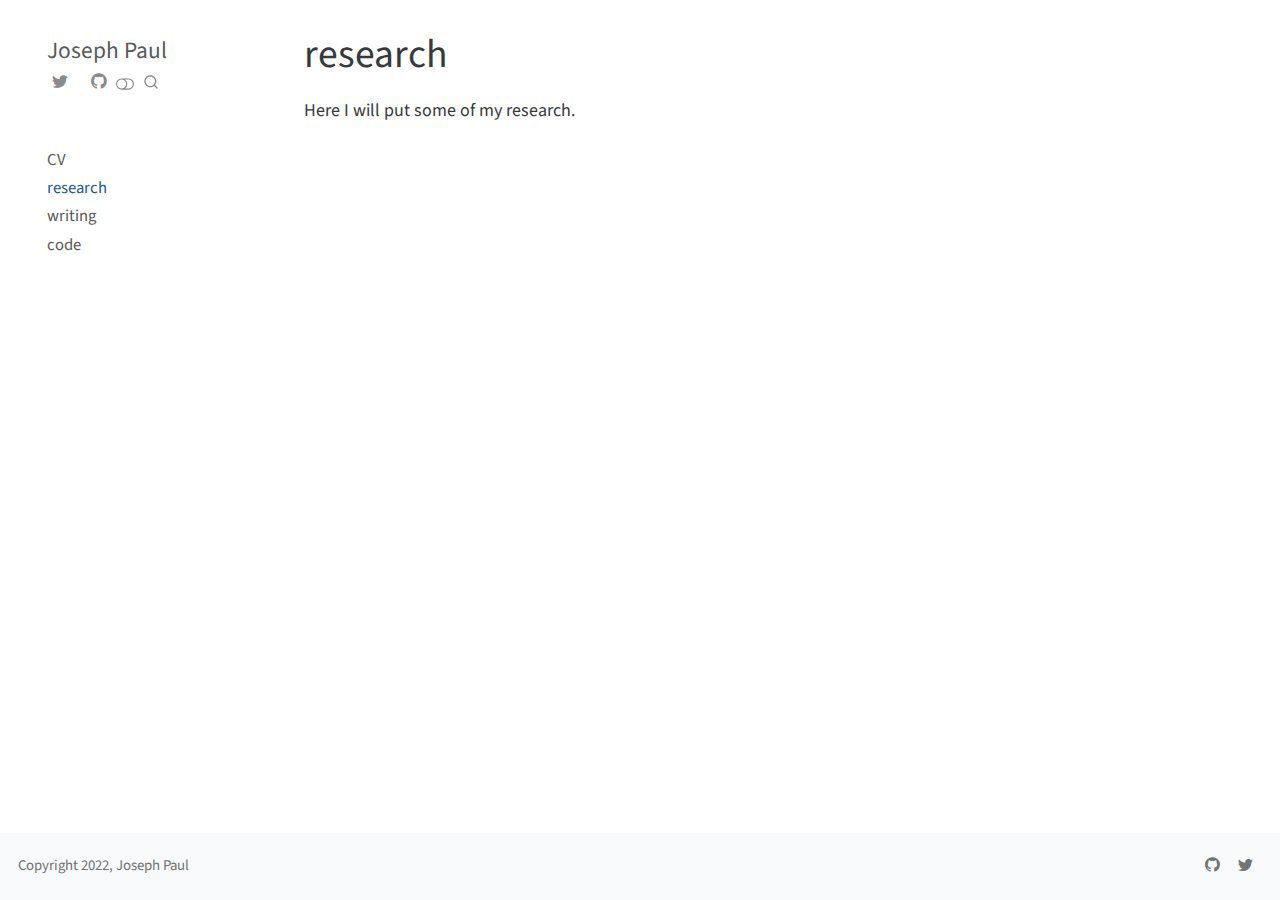
<file: research.html>
<!DOCTYPE html>
<html xmlns="http://www.w3.org/1999/xhtml" lang="en" xml:lang="en"><head>

<meta charset="utf-8">
<meta name="generator" content="quarto-0.9.651">

<meta name="viewport" content="width=device-width, initial-scale=1.0, user-scalable=yes">


<title>Joseph Paul - research</title>
<style>
code{white-space: pre-wrap;}
span.smallcaps{font-variant: small-caps;}
span.underline{text-decoration: underline;}
div.column{display: inline-block; vertical-align: top; width: 50%;}
div.hanging-indent{margin-left: 1.5em; text-indent: -1.5em;}
ul.task-list{list-style: none;}
</style>


<script src="site_libs/quarto-nav/quarto-nav.js"></script>
<script src="site_libs/clipboard/clipboard.min.js"></script>
<script src="site_libs/quarto-search/autocomplete.umd.js"></script>
<script src="site_libs/quarto-search/fuse.min.js"></script>
<script src="site_libs/quarto-search/quarto-search.js"></script>
<meta name="quarto:offset" content="./">
<script src="site_libs/quarto-html/quarto.js"></script>
<script src="site_libs/quarto-html/popper.min.js"></script>
<script src="site_libs/quarto-html/tippy.umd.min.js"></script>
<script src="site_libs/quarto-html/anchor.min.js"></script>
<link href="site_libs/quarto-html/tippy.css" rel="stylesheet">
<link href="site_libs/quarto-html/quarto-syntax-highlighting.css" rel="stylesheet" class="quarto-color-scheme" id="quarto-text-highlighting-styles">
<link href="site_libs/quarto-html/quarto-syntax-highlighting-dark.css" rel="prefetch" class="quarto-color-scheme quarto-color-alternate" id="quarto-text-highlighting-styles">
<script src="site_libs/bootstrap/bootstrap.min.js"></script>
<link href="site_libs/bootstrap/bootstrap-icons.css" rel="stylesheet">
<link href="site_libs/bootstrap/bootstrap.min.css" rel="stylesheet" class="quarto-color-scheme">
<link href="site_libs/bootstrap/bootstrap-dark.min.css" rel="prefetch" class="quarto-color-scheme quarto-color-alternate">
<script id="quarto-search-options" type="application/json">{
  "location": "sidebar",
  "copy-button": false,
  "collapse-after": 3,
  "panel-placement": "start",
  "type": "overlay",
  "limit": 20,
  "language": {
    "search-no-results-text": "No results",
    "search-matching-documents-text": "matching documents",
    "search-copy-link-title": "Copy link to search",
    "search-hide-matches-text": "Hide additional matches",
    "search-more-match-text": "more match in this document",
    "search-more-matches-text": "more matches in this document",
    "search-clear-button-title": "Clear",
    "search-detached-cancel-button-title": "Cancel",
    "search-submit-button-title": "Submit"
  }
}</script>


<link rel="stylesheet" href="styles.css">
</head>

<body class="nav-sidebar floating">

<div id="quarto-search-results"></div>
  <header id="quarto-header" class="headroom fixed-top">
  <nav class="quarto-secondary-nav" data-bs-toggle="collapse" data-bs-target="#quarto-sidebar" aria-controls="quarto-sidebar" aria-expanded="false" aria-label="Toggle sidebar navigation" onclick="if (window.quartoToggleHeadroom) { window.quartoToggleHeadroom(); }">
    <div class="container-fluid d-flex justify-content-between">
      <h1 class="quarto-secondary-nav-title">research</h1>
      <button type="button" class="quarto-btn-toggle btn" aria-label="Show secondary navigation">
        <i class="bi bi-chevron-right"></i>
      </button>
    </div>
  </nav>
</header>
<!-- content -->
<div id="quarto-content" class="quarto-container page-columns page-rows-contents page-layout-article">
<!-- sidebar -->
  <nav id="quarto-sidebar" class="sidebar collapse sidebar-navigation floating overflow-auto">
    <div class="pt-lg-2 mt-2 text-left sidebar-header">
    <div class="sidebar-title mb-0 py-0">
      <a href="./">Joseph Paul</a> 
        <div class="sidebar-tools-main tools-wide">
    <a href="https://twitter.com" title="" class="sidebar-tool px-1"><i class="bi bi-twitter"></i></a>
    <a href="./jp52@hw.ac.uk" title="" class="sidebar-tool px-1"><i class="bi bi-email"></i></a>
    <a href="" title="" id="sidebar-tool-dropdown-0" class="sidebar-tool dropdown-toggle px-1" data-bs-toggle="dropdown" aria-expanded="false"><i class="bi bi-github"></i></a>
    <ul class="dropdown-menu" aria-labelledby="sidebar-tool-dropdown-0">
        <li>
          <a class="dropdown-item sidebar-tools-main-item" href="https://code.com">
          Source Code
          </a>
        </li>
        <li>
          <a class="dropdown-item sidebar-tools-main-item" href="https://bugs.com">
          Report a Bug
          </a>
        </li>
    </ul>
  <a href="" class="quarto-color-scheme-toggle sidebar-tool" onclick="window.quartoToggleColorScheme(); return false;" title="Toggle dark mode"><i class="bi"></i></a>
    <div id="quarto-search" class="sidebar-tool" title="Search"></div>
</div>
    </div>
      </div>
      <div class="d-flex mt-2 flex-shrink-0 align-items-center">
      </div>
    <div class="sidebar-menu-container"> 
    <ul class="list-unstyled mt-1">
        <li class="sidebar-item">
  <div class="sidebar-item-container"> 
  <a href="./about.html" class="sidebar-item-text sidebar-link">CV</a>
  </div>
</li>
        <li class="sidebar-item">
  <div class="sidebar-item-container"> 
  <a href="./research.html" class="sidebar-item-text sidebar-link active">research</a>
  </div>
</li>
        <li class="sidebar-item">
  <div class="sidebar-item-container"> 
  <a href="./blog.html" class="sidebar-item-text sidebar-link">writing</a>
  </div>
</li>
        <li class="sidebar-item">
  <div class="sidebar-item-container"> 
  <a href="./code.html" class="sidebar-item-text sidebar-link">code</a>
  </div>
</li>
    </ul>
    </div>
</nav>
<!-- margin-sidebar -->
    <div id="quarto-margin-sidebar" class="sidebar margin-sidebar">
        
    </div>
<!-- main -->
<main class="content" id="quarto-document-content">

<header id="title-block-header" class="quarto-title-block default">
<div class="quarto-title">
<h1 class="title d-none d-lg-block">research</h1>
</div>



<div class="quarto-title-meta">

    
    
  </div>
  

</header>

<p>Here I will put some of my research.</p>



</main> <!-- /main -->
<script id="quarto-html-after-body" type="application/javascript">
window.document.addEventListener("DOMContentLoaded", function (event) {
  const disableStylesheet = (stylesheets) => {
    for (let i=0; i < stylesheets.length; i++) {
      const stylesheet = stylesheets[i];
      stylesheet.rel = 'prefetch';
    }
  }
  const enableStylesheet = (stylesheets) => {
    for (let i=0; i < stylesheets.length; i++) {
      const stylesheet = stylesheets[i];
      stylesheet.rel = 'stylesheet';
    }
  }
  const manageTransitions = (selector, allowTransitions) => {
    const els = window.document.querySelectorAll(selector);
    for (let i=0; i < els.length; i++) {
      const el = els[i];
      if (allowTransitions) {
        el.classList.remove('notransition');
      } else {
        el.classList.add('notransition');
      }
    }
  }
  const toggleColorMode = (alternate) => {
    // Switch the stylesheets
    const alternateStylesheets = window.document.querySelectorAll('link.quarto-color-scheme.quarto-color-alternate');
    manageTransitions('#quarto-margin-sidebar .nav-link', false);
    if (alternate) {
      enableStylesheet(alternateStylesheets);
    } else {
      disableStylesheet(alternateStylesheets);
    }
    manageTransitions('#quarto-margin-sidebar .nav-link', true);
    // Switch the toggles
    const toggles = window.document.querySelectorAll('.quarto-color-scheme-toggle');
    for (let i=0; i < toggles.length; i++) {
      const toggle = toggles[i];
      if (toggle) {
        if (alternate) {
          toggle.classList.add("alternate");     
        } else {
          toggle.classList.remove("alternate");
        }
      }
    }
  }
  const isFileUrl = () => { 
    return window.location.protocol === 'file:';
  }
  const hasAlternateSentinel = () => {  
    let styleSentinel = getColorSchemeSentinel();
    if (styleSentinel !== null) {
      return styleSentinel === "alternate";
    } else {
      return false;
    }
  }
  const setStyleSentinel = (alternate) => {
    const value = alternate ? "alternate" : "default";
    if (!isFileUrl()) {
      window.localStorage.setItem("quarto-color-scheme", value);
    } else {
      localAlternateSentinel = value;
    }
  }
  const getColorSchemeSentinel = () => {
    if (!isFileUrl()) {
      const storageValue = window.localStorage.getItem("quarto-color-scheme");
      return storageValue != null ? storageValue : localAlternateSentinel;
    } else {
      return localAlternateSentinel;
    }
  }
  let localAlternateSentinel = 'default';
  // Dark / light mode switch
  window.quartoToggleColorScheme = () => {
    // Read the current dark / light value 
    let toAlternate = !hasAlternateSentinel();
    toggleColorMode(toAlternate);
    setStyleSentinel(toAlternate);
  };
  // Ensure there is a toggle, if there isn't float one in the top right
  if (window.document.querySelector('.quarto-color-scheme-toggle') === null) {
    const a = window.document.createElement('a');
    a.classList.add('top-right');
    a.classList.add('quarto-color-scheme-toggle');
    a.href = "";
    a.onclick = function() { try { window.quartoToggleColorScheme(); } catch {} return false; };
    const i = window.document.createElement("i");
    i.classList.add('bi');
    a.appendChild(i);
    window.document.body.appendChild(a);
  }
  // Switch to dark mode if need be
  if (hasAlternateSentinel()) {
    toggleColorMode(true);
  } 
  const icon = "";
  const anchorJS = new window.AnchorJS();
  anchorJS.options = {
    placement: 'right',
    icon: icon
  };
  anchorJS.add('.anchored');
  const clipboard = new window.ClipboardJS('.code-copy-button', {
    target: function(trigger) {
      return trigger.previousElementSibling;
    }
  });
  clipboard.on('success', function(e) {
    // button target
    const button = e.trigger;
    // don't keep focus
    button.blur();
    // flash "checked"
    button.classList.add('code-copy-button-checked');
    var currentTitle = button.getAttribute("title");
    button.setAttribute("title", "Copied!");
    setTimeout(function() {
      button.setAttribute("title", currentTitle);
      button.classList.remove('code-copy-button-checked');
    }, 1000);
    // clear code selection
    e.clearSelection();
  });
  function tippyHover(el, contentFn) {
    const config = {
      allowHTML: true,
      content: contentFn,
      maxWidth: 500,
      delay: 100,
      arrow: false,
      appendTo: function(el) {
          return el.parentElement;
      },
      interactive: true,
      interactiveBorder: 10,
      theme: 'quarto',
      placement: 'bottom-start'
    };
    window.tippy(el, config); 
  }
  const noterefs = window.document.querySelectorAll('a[role="doc-noteref"]');
  for (var i=0; i<noterefs.length; i++) {
    const ref = noterefs[i];
    tippyHover(ref, function() {
      let href = ref.getAttribute('href');
      try { href = new URL(href).hash; } catch {}
      const id = href.replace(/^#\/?/, "");
      const note = window.document.getElementById(id);
      return note.innerHTML;
    });
  }
  var bibliorefs = window.document.querySelectorAll('a[role="doc-biblioref"]');
  for (var i=0; i<bibliorefs.length; i++) {
    const ref = bibliorefs[i];
    const cites = ref.parentNode.getAttribute('data-cites').split(' ');
    tippyHover(ref, function() {
      var popup = window.document.createElement('div');
      cites.forEach(function(cite) {
        var citeDiv = window.document.createElement('div');
        citeDiv.classList.add('hanging-indent');
        citeDiv.classList.add('csl-entry');
        var biblioDiv = window.document.getElementById('ref-' + cite);
        if (biblioDiv) {
          citeDiv.innerHTML = biblioDiv.innerHTML;
        }
        popup.appendChild(citeDiv);
      });
      return popup.innerHTML;
    });
  }
});
</script>
</div> <!-- /content -->
<footer class="footer">
  <div class="nav-footer">
    <div class="nav-footer-left">Copyright 2022, Joseph Paul</div>   
    <div class="nav-footer-right">
      <ul class="footer-items list-unstyled">
    <li class="nav-item compact">
    <a class="nav-link" href="https://github.com/J-R-Paul">
      <i class="bi bi-github" role="img">
</i> 
    </a>
  </li>  
    <li class="nav-item compact">
    <a class="nav-link" href="https://twitter.com/">
      <i class="bi bi-twitter" role="img">
</i> 
    </a>
  </li>  
</ul>
    </div>
  </div>
</footer>



</body></html>
</file>
<file: src/style.css>
:root {
  --background: #fafafa;
  --foreground: #545a5d;
  --primary: #2e8fba;
  --primary-hover: #247599;
  --secondary: #3c4043;
  --muted: #9a9fa2;
  --muted-background: #f0f0f0;
  --border: #e1e4e6;
  --radius: 0.25rem;
  --font-sans: 'Inter', -apple-system, BlinkMacSystemFont, 'Segoe UI', Roboto, Oxygen, Ubuntu, Cantarell, 'Open Sans', 'Helvetica Neue', sans-serif;
}

* {
  margin: 0;
  padding: 0;
  box-sizing: border-box;
}

html {
  font-size: 16px;
}

body {
  font-family: var(--font-sans);
  background-color: var(--background);
  color: var(--foreground);
  line-height: 1.6;
  font-size: 1rem;
  -webkit-font-smoothing: antialiased;
  -moz-osx-font-smoothing: grayscale;
}

.container {
  max-width: 860px;
  margin: 0 auto;
  padding: 2rem 1rem;
}

/* Header styles */
header {
  margin-bottom: 2.5rem;
}

.header-top {
  display: flex;
  flex-direction: column;
  gap: 1rem;
  margin-bottom: 1.5rem;
}

@media (min-width: 768px) {
  .header-top {
    flex-direction: row;
    justify-content: space-between;
    align-items: center;
  }
}

.logo-button {
  display: inline-block;
  background-color: var(--primary);
  color: white;
  padding: 0.5rem 1rem;
  text-decoration: none;
  font-weight: 500;
  border-radius: var(--radius);
  align-self: flex-start;
}

.logo-button:hover {
  background-color: var(--primary-hover);
}

.main-nav {
  display: flex;
  gap: 1.25rem;
  flex-wrap: wrap;
}

.main-nav a {
  color: var(--muted);
  text-decoration: none;
  font-size: 0.95rem;
}

.main-nav a:hover {
  color: var(--foreground);
  text-decoration: underline;
}

.quick-links, .tags {
  margin-bottom: 1.5rem;
}

.quick-links ul, .tags ul {
  list-style: none;
  display: flex;
  flex-wrap: wrap;
  gap: 0.75rem 1.5rem;
}

.quick-links ul li, .tags ul li {
  font-size: 0.9rem;
  line-height: 1.5;
}

a {
  color: var(--primary);
  text-decoration: none;
}

a:hover {
  text-decoration: underline;
}

/* Main content */
main {
  margin-bottom: 3rem;
}

.post {
  margin-bottom: 3rem;
  padding-bottom: 2rem;
  border-bottom: 1px solid var(--border);
}

.post:last-child {
  border-bottom: none;
}

.post h2 {
  font-size: 1.5rem;
  font-weight: 600;
  margin-bottom: 0.5rem;
  color: var(--secondary);
}

.post h2 a {
  color: var(--secondary);
  text-decoration: none;
}

.post h2 a:hover {
  text-decoration: underline;
}

.date {
  font-size: 0.85rem;
  color: var(--muted);
  margin-bottom: 0.75rem;
}

.excerpt {
  margin-bottom: 1rem;
}

.tags-list {
  display: flex;
  flex-wrap: wrap;
  gap: 0.5rem;
}

.tags-list a {
  font-size: 0.85rem;
}

/* Footer */
footer {
  padding-top: 2rem;
  border-top: 1px solid var(--border);
}

.footer-links {
  margin-bottom: 1.5rem;
}

.footer-links ul {
  list-style: none;
  display: flex;
  flex-wrap: wrap;
  gap: 0.75rem 1.5rem;
}

.footer-links ul li {
  font-size: 0.9rem;
  line-height: 1.5;
}

.copyright {
  color: var(--muted);
  font-size: 0.85rem;
}
</file>
<file: site_libs/quarto-html/tippy.css>
.tippy-box[data-animation=fade][data-state=hidden]{opacity:0}[data-tippy-root]{max-width:calc(100vw - 10px)}.tippy-box{position:relative;background-color:#333;color:#fff;border-radius:4px;font-size:14px;line-height:1.4;white-space:normal;outline:0;transition-property:transform,visibility,opacity}.tippy-box[data-placement^=top]>.tippy-arrow{bottom:0}.tippy-box[data-placement^=top]>.tippy-arrow:before{bottom:-7px;left:0;border-width:8px 8px 0;border-top-color:initial;transform-origin:center top}.tippy-box[data-placement^=bottom]>.tippy-arrow{top:0}.tippy-box[data-placement^=bottom]>.tippy-arrow:before{top:-7px;left:0;border-width:0 8px 8px;border-bottom-color:initial;transform-origin:center bottom}.tippy-box[data-placement^=left]>.tippy-arrow{right:0}.tippy-box[data-placement^=left]>.tippy-arrow:before{border-width:8px 0 8px 8px;border-left-color:initial;right:-7px;transform-origin:center left}.tippy-box[data-placement^=right]>.tippy-arrow{left:0}.tippy-box[data-placement^=right]>.tippy-arrow:before{left:-7px;border-width:8px 8px 8px 0;border-right-color:initial;transform-origin:center right}.tippy-box[data-inertia][data-state=visible]{transition-timing-function:cubic-bezier(.54,1.5,.38,1.11)}.tippy-arrow{width:16px;height:16px;color:#333}.tippy-arrow:before{content:"";position:absolute;border-color:transparent;border-style:solid}.tippy-content{position:relative;padding:5px 9px;z-index:1}
</file>
<file: site_libs/quarto-html/quarto-syntax-highlighting.css>
/* quarto syntax highlight colors */
:root {
  --quarto-hl-ot-color: #003B4F;
  --quarto-hl-at-color: #657422;
  --quarto-hl-ss-color: #20794D;
  --quarto-hl-an-color: #5E5E5E;
  --quarto-hl-fu-color: #4758AB;
  --quarto-hl-st-color: #20794D;
  --quarto-hl-cf-color: #003B4F;
  --quarto-hl-op-color: #5E5E5E;
  --quarto-hl-er-color: #AD0000;
  --quarto-hl-bn-color: #AD0000;
  --quarto-hl-al-color: #AD0000;
  --quarto-hl-va-color: #111111;
  --quarto-hl-bu-color: inherit;
  --quarto-hl-ex-color: inherit;
  --quarto-hl-pp-color: #AD0000;
  --quarto-hl-in-color: #5E5E5E;
  --quarto-hl-vs-color: #20794D;
  --quarto-hl-wa-color: #5E5E5E;
  --quarto-hl-do-color: #5E5E5E;
  --quarto-hl-im-color: #00769E;
  --quarto-hl-ch-color: #20794D;
  --quarto-hl-dt-color: #AD0000;
  --quarto-hl-fl-color: #AD0000;
  --quarto-hl-co-color: #5E5E5E;
  --quarto-hl-cv-color: #5E5E5E;
  --quarto-hl-cn-color: #8f5902;
  --quarto-hl-sc-color: #5E5E5E;
  --quarto-hl-dv-color: #AD0000;
  --quarto-hl-kw-color: #003B4F;
}

/* other quarto variables */
:root {
  --quarto-font-monospace: SFMono-Regular, Menlo, Monaco, Consolas, "Liberation Mono", "Courier New", monospace;
}

pre > code.sourceCode > span {
  color: #003B4F;
}

code span {
  color: #003B4F;
}

code.sourceCode > span {
  color: #003B4F;
}

div.sourceCode,
div.sourceCode pre.sourceCode {
  color: #003B4F;
}

code span.ot {
  color: #003B4F;
}

code span.at {
  color: #657422;
}

code span.ss {
  color: #20794D;
}

code span.an {
  color: #5E5E5E;
}

code span.fu {
  color: #4758AB;
}

code span.st {
  color: #20794D;
}

code span.cf {
  color: #003B4F;
}

code span.op {
  color: #5E5E5E;
}

code span.er {
  color: #AD0000;
}

code span.bn {
  color: #AD0000;
}

code span.al {
  color: #AD0000;
}

code span.va {
  color: #111111;
}

code span.pp {
  color: #AD0000;
}

code span.in {
  color: #5E5E5E;
}

code span.vs {
  color: #20794D;
}

code span.wa {
  color: #5E5E5E;
  font-style: italic;
}

code span.do {
  color: #5E5E5E;
  font-style: italic;
}

code span.im {
  color: #00769E;
}

code span.ch {
  color: #20794D;
}

code span.dt {
  color: #AD0000;
}

code span.fl {
  color: #AD0000;
}

code span.co {
  color: #5E5E5E;
}

code span.cv {
  color: #5E5E5E;
  font-style: italic;
}

code span.cn {
  color: #8f5902;
}

code span.sc {
  color: #5E5E5E;
}

code span.dv {
  color: #AD0000;
}

code span.kw {
  color: #003B4F;
}

.prevent-inlining {
  content: "</";
}

/*# sourceMappingURL=debc5d5d77c3f9108843748ff7464032.css.map */
</file>
<file: site_libs/quarto-html/quarto-syntax-highlighting-dark.css>
/* quarto syntax highlight colors */
:root {
  --quarto-hl-al-color: #f07178;
  --quarto-hl-an-color: #d4d0ab;
  --quarto-hl-at-color: #00e0e0;
  --quarto-hl-bn-color: #d4d0ab;
  --quarto-hl-bu-color: #abe338;
  --quarto-hl-ch-color: #abe338;
  --quarto-hl-co-color: #f8f8f2;
  --quarto-hl-cv-color: #ffd700;
  --quarto-hl-cn-color: #ffd700;
  --quarto-hl-cf-color: #ffa07a;
  --quarto-hl-dt-color: #ffa07a;
  --quarto-hl-dv-color: #d4d0ab;
  --quarto-hl-do-color: #f8f8f2;
  --quarto-hl-er-color: #f07178;
  --quarto-hl-ex-color: #00e0e0;
  --quarto-hl-fl-color: #d4d0ab;
  --quarto-hl-fu-color: #ffa07a;
  --quarto-hl-im-color: #abe338;
  --quarto-hl-in-color: #d4d0ab;
  --quarto-hl-kw-color: #ffa07a;
  --quarto-hl-op-color: #ffa07a;
  --quarto-hl-ot-color: #00e0e0;
  --quarto-hl-pp-color: #dcc6e0;
  --quarto-hl-re-color: #00e0e0;
  --quarto-hl-sc-color: #abe338;
  --quarto-hl-ss-color: #abe338;
  --quarto-hl-st-color: #abe338;
  --quarto-hl-va-color: #00e0e0;
  --quarto-hl-vs-color: #abe338;
  --quarto-hl-wa-color: #dcc6e0;
}

/* other quarto variables */
:root {
  --quarto-font-monospace: SFMono-Regular, Menlo, Monaco, Consolas, "Liberation Mono", "Courier New", monospace;
}

code span.al {
  font-weight: bold;
  color: #f07178;
}

code span.an {
  color: #d4d0ab;
}

code span.at {
  color: #00e0e0;
}

code span.bn {
  color: #d4d0ab;
}

code span.bu {
  color: #abe338;
}

code span.ch {
  color: #abe338;
}

code span.co {
  font-style: italic;
  color: #f8f8f2;
}

code span.cv {
  color: #ffd700;
}

code span.cn {
  color: #ffd700;
}

code span.cf {
  font-weight: bold;
  color: #ffa07a;
}

code span.dt {
  color: #ffa07a;
}

code span.dv {
  color: #d4d0ab;
}

code span.do {
  color: #f8f8f2;
}

code span.er {
  color: #f07178;
  text-decoration: underline;
}

code span.ex {
  font-weight: bold;
  color: #00e0e0;
}

code span.fl {
  color: #d4d0ab;
}

code span.fu {
  color: #ffa07a;
}

code span.im {
  color: #abe338;
}

code span.in {
  color: #d4d0ab;
}

code span.kw {
  font-weight: bold;
  color: #ffa07a;
}

pre > code.sourceCode > span {
  color: #f8f8f2;
}

code span {
  color: #f8f8f2;
}

code.sourceCode > span {
  color: #f8f8f2;
}

div.sourceCode,
div.sourceCode pre.sourceCode {
  color: #f8f8f2;
}

code span.op {
  color: #ffa07a;
}

code span.ot {
  color: #00e0e0;
}

code span.pp {
  color: #dcc6e0;
}

code span.re {
  color: #00e0e0;
}

code span.sc {
  color: #abe338;
}

code span.ss {
  color: #abe338;
}

code span.st {
  color: #abe338;
}

code span.va {
  color: #00e0e0;
}

code span.vs {
  color: #abe338;
}

code span.wa {
  color: #dcc6e0;
}

.prevent-inlining {
  content: "</";
}

/*# sourceMappingURL=935a306eefa94366c21e1a970dddb765.css.map */
</file>
<file: styles.css>
/* css styles */
</file>
<file: docs/site_libs/quarto-html/tippy.css>
.tippy-box[data-animation=fade][data-state=hidden]{opacity:0}[data-tippy-root]{max-width:calc(100vw - 10px)}.tippy-box{position:relative;background-color:#333;color:#fff;border-radius:4px;font-size:14px;line-height:1.4;white-space:normal;outline:0;transition-property:transform,visibility,opacity}.tippy-box[data-placement^=top]>.tippy-arrow{bottom:0}.tippy-box[data-placement^=top]>.tippy-arrow:before{bottom:-7px;left:0;border-width:8px 8px 0;border-top-color:initial;transform-origin:center top}.tippy-box[data-placement^=bottom]>.tippy-arrow{top:0}.tippy-box[data-placement^=bottom]>.tippy-arrow:before{top:-7px;left:0;border-width:0 8px 8px;border-bottom-color:initial;transform-origin:center bottom}.tippy-box[data-placement^=left]>.tippy-arrow{right:0}.tippy-box[data-placement^=left]>.tippy-arrow:before{border-width:8px 0 8px 8px;border-left-color:initial;right:-7px;transform-origin:center left}.tippy-box[data-placement^=right]>.tippy-arrow{left:0}.tippy-box[data-placement^=right]>.tippy-arrow:before{left:-7px;border-width:8px 8px 8px 0;border-right-color:initial;transform-origin:center right}.tippy-box[data-inertia][data-state=visible]{transition-timing-function:cubic-bezier(.54,1.5,.38,1.11)}.tippy-arrow{width:16px;height:16px;color:#333}.tippy-arrow:before{content:"";position:absolute;border-color:transparent;border-style:solid}.tippy-content{position:relative;padding:5px 9px;z-index:1}
</file>
<file: docs/site_libs/quarto-html/quarto-syntax-highlighting.css>
/* quarto syntax highlight colors */
:root {
  --quarto-hl-ot-color: #003B4F;
  --quarto-hl-at-color: #657422;
  --quarto-hl-ss-color: #20794D;
  --quarto-hl-an-color: #5E5E5E;
  --quarto-hl-fu-color: #4758AB;
  --quarto-hl-st-color: #20794D;
  --quarto-hl-cf-color: #003B4F;
  --quarto-hl-op-color: #5E5E5E;
  --quarto-hl-er-color: #AD0000;
  --quarto-hl-bn-color: #AD0000;
  --quarto-hl-al-color: #AD0000;
  --quarto-hl-va-color: #111111;
  --quarto-hl-bu-color: inherit;
  --quarto-hl-ex-color: inherit;
  --quarto-hl-pp-color: #AD0000;
  --quarto-hl-in-color: #5E5E5E;
  --quarto-hl-vs-color: #20794D;
  --quarto-hl-wa-color: #5E5E5E;
  --quarto-hl-do-color: #5E5E5E;
  --quarto-hl-im-color: #00769E;
  --quarto-hl-ch-color: #20794D;
  --quarto-hl-dt-color: #AD0000;
  --quarto-hl-fl-color: #AD0000;
  --quarto-hl-co-color: #5E5E5E;
  --quarto-hl-cv-color: #5E5E5E;
  --quarto-hl-cn-color: #8f5902;
  --quarto-hl-sc-color: #5E5E5E;
  --quarto-hl-dv-color: #AD0000;
  --quarto-hl-kw-color: #003B4F;
}

/* other quarto variables */
:root {
  --quarto-font-monospace: SFMono-Regular, Menlo, Monaco, Consolas, "Liberation Mono", "Courier New", monospace;
}

pre > code.sourceCode > span {
  color: #003B4F;
}

code span {
  color: #003B4F;
}

code.sourceCode > span {
  color: #003B4F;
}

div.sourceCode,
div.sourceCode pre.sourceCode {
  color: #003B4F;
}

code span.ot {
  color: #003B4F;
}

code span.at {
  color: #657422;
}

code span.ss {
  color: #20794D;
}

code span.an {
  color: #5E5E5E;
}

code span.fu {
  color: #4758AB;
}

code span.st {
  color: #20794D;
}

code span.cf {
  color: #003B4F;
}

code span.op {
  color: #5E5E5E;
}

code span.er {
  color: #AD0000;
}

code span.bn {
  color: #AD0000;
}

code span.al {
  color: #AD0000;
}

code span.va {
  color: #111111;
}

code span.pp {
  color: #AD0000;
}

code span.in {
  color: #5E5E5E;
}

code span.vs {
  color: #20794D;
}

code span.wa {
  color: #5E5E5E;
  font-style: italic;
}

code span.do {
  color: #5E5E5E;
  font-style: italic;
}

code span.im {
  color: #00769E;
}

code span.ch {
  color: #20794D;
}

code span.dt {
  color: #AD0000;
}

code span.fl {
  color: #AD0000;
}

code span.co {
  color: #5E5E5E;
}

code span.cv {
  color: #5E5E5E;
  font-style: italic;
}

code span.cn {
  color: #8f5902;
}

code span.sc {
  color: #5E5E5E;
}

code span.dv {
  color: #AD0000;
}

code span.kw {
  color: #003B4F;
}

.prevent-inlining {
  content: "</";
}

/*# sourceMappingURL=debc5d5d77c3f9108843748ff7464032.css.map */
</file>
<file: docs/site_libs/quarto-html/quarto-syntax-highlighting-dark.css>
/* quarto syntax highlight colors */
:root {
  --quarto-hl-al-color: #f07178;
  --quarto-hl-an-color: #d4d0ab;
  --quarto-hl-at-color: #00e0e0;
  --quarto-hl-bn-color: #d4d0ab;
  --quarto-hl-bu-color: #abe338;
  --quarto-hl-ch-color: #abe338;
  --quarto-hl-co-color: #f8f8f2;
  --quarto-hl-cv-color: #ffd700;
  --quarto-hl-cn-color: #ffd700;
  --quarto-hl-cf-color: #ffa07a;
  --quarto-hl-dt-color: #ffa07a;
  --quarto-hl-dv-color: #d4d0ab;
  --quarto-hl-do-color: #f8f8f2;
  --quarto-hl-er-color: #f07178;
  --quarto-hl-ex-color: #00e0e0;
  --quarto-hl-fl-color: #d4d0ab;
  --quarto-hl-fu-color: #ffa07a;
  --quarto-hl-im-color: #abe338;
  --quarto-hl-in-color: #d4d0ab;
  --quarto-hl-kw-color: #ffa07a;
  --quarto-hl-op-color: #ffa07a;
  --quarto-hl-ot-color: #00e0e0;
  --quarto-hl-pp-color: #dcc6e0;
  --quarto-hl-re-color: #00e0e0;
  --quarto-hl-sc-color: #abe338;
  --quarto-hl-ss-color: #abe338;
  --quarto-hl-st-color: #abe338;
  --quarto-hl-va-color: #00e0e0;
  --quarto-hl-vs-color: #abe338;
  --quarto-hl-wa-color: #dcc6e0;
}

/* other quarto variables */
:root {
  --quarto-font-monospace: SFMono-Regular, Menlo, Monaco, Consolas, "Liberation Mono", "Courier New", monospace;
}

code span.al {
  font-weight: bold;
  color: #f07178;
}

code span.an {
  color: #d4d0ab;
}

code span.at {
  color: #00e0e0;
}

code span.bn {
  color: #d4d0ab;
}

code span.bu {
  color: #abe338;
}

code span.ch {
  color: #abe338;
}

code span.co {
  font-style: italic;
  color: #f8f8f2;
}

code span.cv {
  color: #ffd700;
}

code span.cn {
  color: #ffd700;
}

code span.cf {
  font-weight: bold;
  color: #ffa07a;
}

code span.dt {
  color: #ffa07a;
}

code span.dv {
  color: #d4d0ab;
}

code span.do {
  color: #f8f8f2;
}

code span.er {
  color: #f07178;
  text-decoration: underline;
}

code span.ex {
  font-weight: bold;
  color: #00e0e0;
}

code span.fl {
  color: #d4d0ab;
}

code span.fu {
  color: #ffa07a;
}

code span.im {
  color: #abe338;
}

code span.in {
  color: #d4d0ab;
}

code span.kw {
  font-weight: bold;
  color: #ffa07a;
}

pre > code.sourceCode > span {
  color: #f8f8f2;
}

code span {
  color: #f8f8f2;
}

code.sourceCode > span {
  color: #f8f8f2;
}

div.sourceCode,
div.sourceCode pre.sourceCode {
  color: #f8f8f2;
}

code span.op {
  color: #ffa07a;
}

code span.ot {
  color: #00e0e0;
}

code span.pp {
  color: #dcc6e0;
}

code span.re {
  color: #00e0e0;
}

code span.sc {
  color: #abe338;
}

code span.ss {
  color: #abe338;
}

code span.st {
  color: #abe338;
}

code span.va {
  color: #00e0e0;
}

code span.vs {
  color: #abe338;
}

code span.wa {
  color: #dcc6e0;
}

.prevent-inlining {
  content: "</";
}

/*# sourceMappingURL=935a306eefa94366c21e1a970dddb765.css.map */
</file>
<file: docs/styles.css>
/* css styles */
</file>
